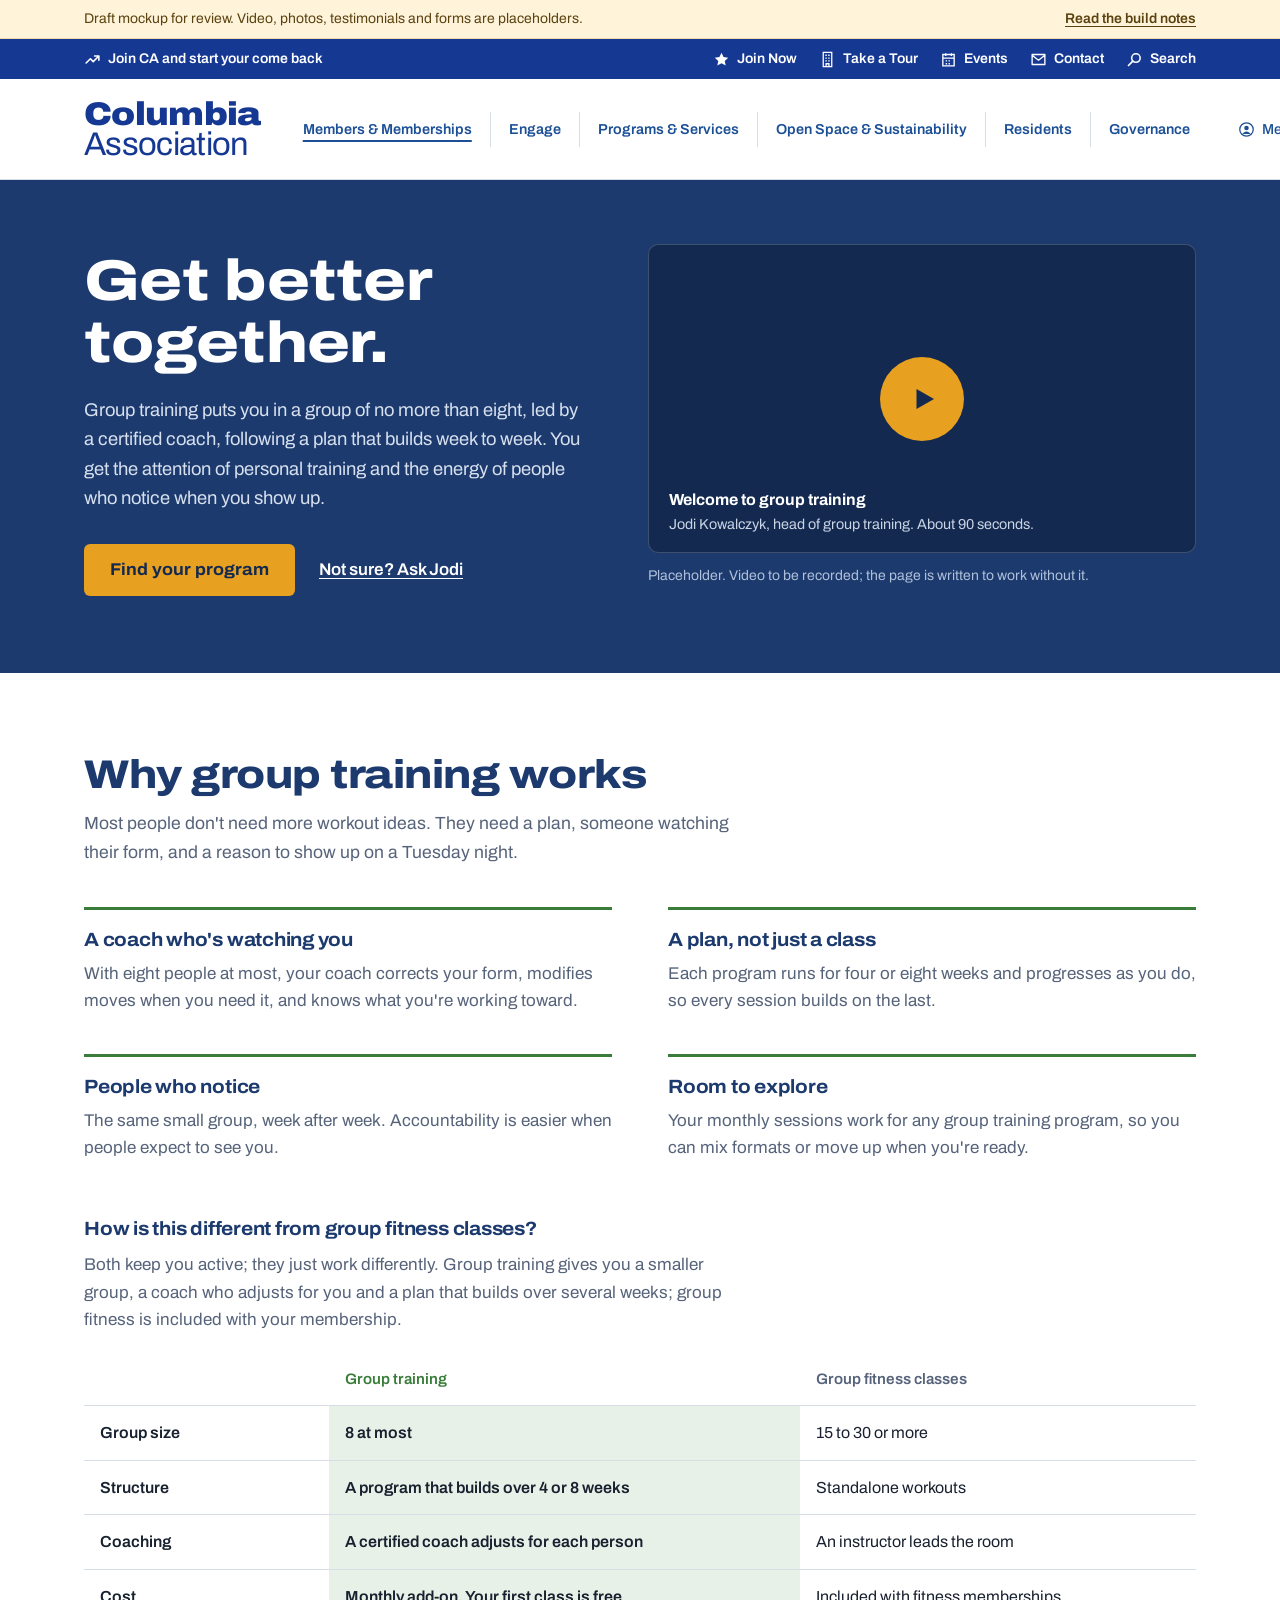
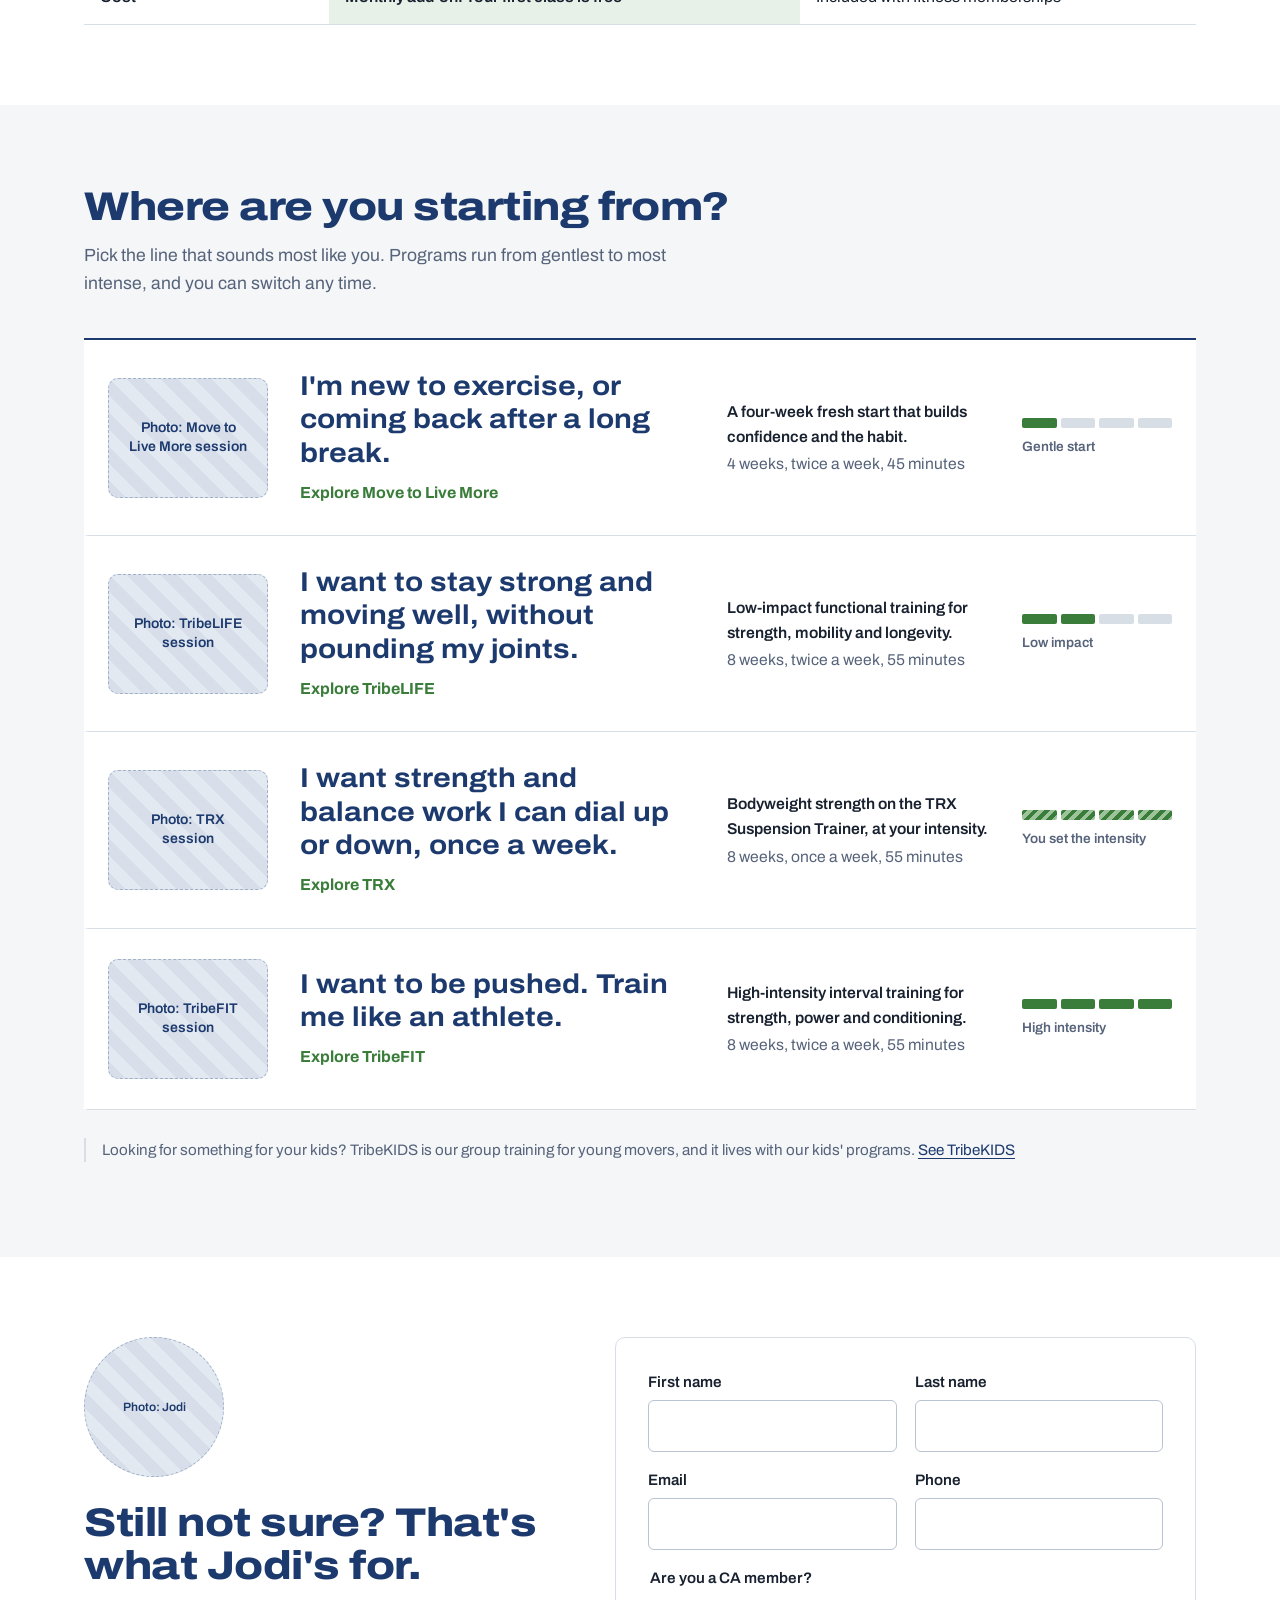
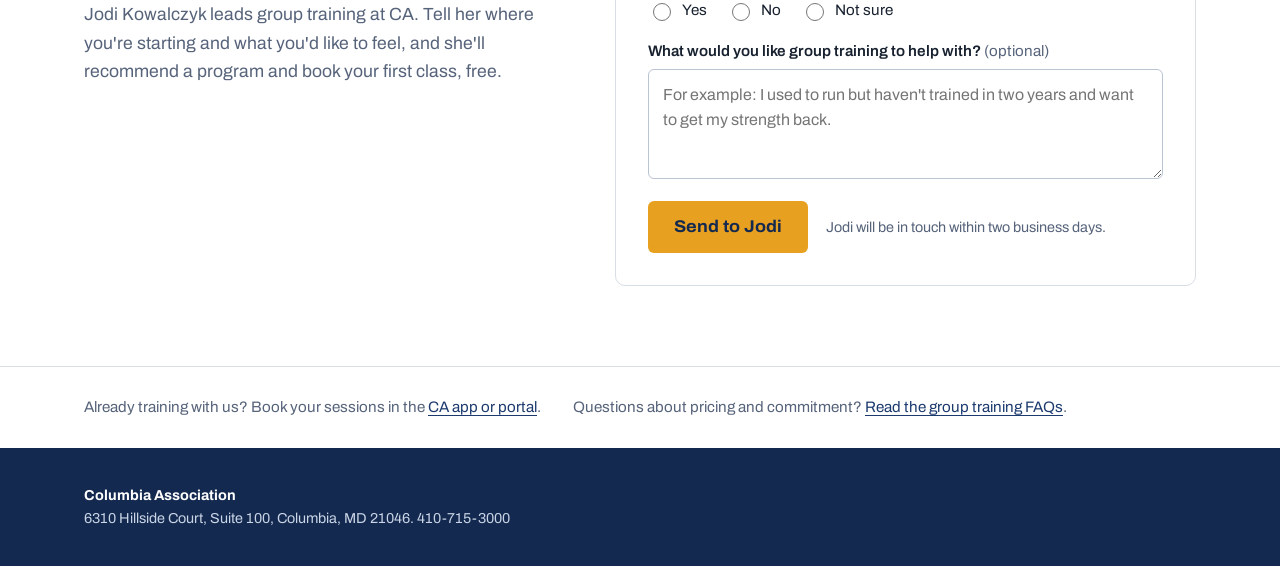
<file: index.html>
<!doctype html>
<html lang="en">
<head>
<meta charset="utf-8">
<meta name="viewport" content="width=device-width, initial-scale=1">
<title>Group Training - Columbia Association (mockup)</title>
<meta name="description" content="Small-group training with a certified coach at Columbia Association. Find the program that fits where you&#x27;re starting.">
<meta name="robots" content="noindex, nofollow">
<link rel="preconnect" href="https://fonts.googleapis.com">
<link rel="preconnect" href="https://fonts.gstatic.com" crossorigin>
<link href="https://fonts.googleapis.com/css2?family=Archivo:ital,wdth,wght@0,62..125,100..900;1,62..125,100..900&display=swap" rel="stylesheet">
<link rel="stylesheet" href="styles.css">
</head>
<body>
<div class="review-bar"><div class="wrap"><span>Draft mockup for review. Video, photos, testimonials and forms are placeholders.</span><a href="notes.html">Read the build notes</a></div></div>
<header class="ca-head">
  <div class="ca-util"><div class="wrap">
    <a class="ca-promo" href="#"><svg viewBox="0 0 24 24" aria-hidden="true"><path d="M3 17l6-6 4 4 8-8M15 7h6v6" fill="none" stroke="currentColor" stroke-width="2.2" stroke-linecap="round" stroke-linejoin="round"/></svg>Join CA and start your come back</a>
    <ul class="ca-util-links"><li><a href="#"><svg viewBox="0 0 24 24" aria-hidden="true"><path d="M12 2.5l2.9 6.1 6.6.8-4.9 4.6 1.3 6.6L12 17.3l-5.9 3.3 1.3-6.6-4.9-4.6 6.6-.8z" fill="currentColor"/></svg><span>Join Now</span></a></li><li><a href="#"><svg viewBox="0 0 24 24" aria-hidden="true"><path d="M6 2h12v20H6zM9 6h2M13 6h2M9 10h2M13 10h2M9 14h2M13 14h2M10 22v-4h4v4" fill="none" stroke="currentColor" stroke-width="1.8"/></svg><span>Take a Tour</span></a></li><li><a href="#"><svg viewBox="0 0 24 24" aria-hidden="true"><path d="M4 5h16v16H4zM4 10h16M8 3v4M16 3v4M8 14h2M12 14h2M8 18h2M12 18h2" fill="none" stroke="currentColor" stroke-width="1.9"/></svg><span>Events</span></a></li><li><a href="#"><svg viewBox="0 0 24 24" aria-hidden="true"><path d="M3 5h18v14H3zM3 6l9 7 9-7" fill="none" stroke="currentColor" stroke-width="1.9" stroke-linejoin="round"/></svg><span>Contact</span></a></li><li><a href="#"><svg viewBox="0 0 24 24" aria-hidden="true"><circle cx="14" cy="10" r="6" fill="none" stroke="currentColor" stroke-width="2.2"/><path d="M9.6 14.4L3.5 20.5" stroke="currentColor" stroke-width="2.4" stroke-linecap="round"/></svg><span>Search</span></a></li></ul>
  </div></div>
  <div class="ca-main"><div class="wrap">
    <a class="ca-logo" href="index.html" aria-label="Columbia Association home"><span class="ca-logo-1">Columbia</span><span class="ca-logo-2">Association</span></a>
    <button class="ca-menu-btn" type="button" aria-expanded="false" aria-controls="ca-menu">Menu</button>
    <nav class="ca-nav" id="ca-menu" aria-label="Main"><ul><li><a href="#" class="is-section">Members &amp; Memberships</a></li><li><a href="#">Engage</a></li><li><a href="#">Programs &amp; Services</a></li><li><a href="#">Open Space &amp; Sustainability</a></li><li><a href="#">Residents</a></li><li><a href="#">Governance</a></li><li class="ca-login"><a href="#"><svg viewBox="0 0 24 24" aria-hidden="true"><circle cx="12" cy="12" r="9.5" fill="none" stroke="currentColor" stroke-width="1.8"/><circle cx="12" cy="10" r="3.2" fill="currentColor"/><path d="M6.3 18.5c1.3-2.4 3.3-3.6 5.7-3.6s4.4 1.2 5.7 3.6" fill="currentColor"/></svg>Member Login</a></li></ul></nav>
  </div></div>
</header>
<main id="content">
<section class="hero"><div class="wrap">
  <div>
    <h1>Get better together.</h1>
    <p class="lede">Group training puts you in a group of no more than eight, led by a certified coach, following a plan that builds week to week. You get the attention of personal training and the energy of people who notice when you show up.</p>
    <div class="hero-actions">
      <a class="btn btn-primary" href="#paths">Find your program</a>
      <a class="btn-link-light" href="#ask">Not sure? Ask Jodi</a>
    </div>
  </div>
  <div>
    <div class="video">
      <button class="video-play" type="button" aria-label="Play welcome video from Jodi Kowalczyk"><svg viewBox="0 0 24 24" aria-hidden="true"><path d="M6 4l14 8-14 8z"/></svg></button>
      <div class="video-meta"><strong>Welcome to group training</strong>Jodi Kowalczyk, head of group training. About 90 seconds.</div>
      <div class="video-msg" role="status"><div><p>The welcome video from Jodi will play here.</p><button class="btn btn-primary video-close" type="button">Close</button></div></div>
    </div>
    <p class="video-note">Placeholder. Video to be recorded; the page is written to work without it.</p>
  </div>
</div></section>

<section class="section"><div class="wrap">
  <div class="section-head measure">
    <h2>Why group training works</h2>
    <p>Most people don't need more workout ideas. They need a plan, someone watching their form, and a reason to show up on a Tuesday night.</p>
  </div>
  <div class="reasons">
    <div class="reason"><h3>A coach who's watching you</h3><p>With eight people at most, your coach corrects your form, modifies moves when you need it, and knows what you're working toward.</p></div>
    <div class="reason"><h3>A plan, not just a class</h3><p>Each program runs for four or eight weeks and progresses as you do, so every session builds on the last.</p></div>
    <div class="reason"><h3>People who notice</h3><p>The same small group, week after week. Accountability is easier when people expect to see you.</p></div>
    <div class="reason"><h3>Room to explore</h3><p>Your monthly sessions work for any group training program, so you can mix formats or move up when you're ready.</p></div>
  </div>

  <div class="compare-wrap">
    <h3 id="compare-title">How is this different from group fitness classes?</h3>
    <p class="compare-intro">Both keep you active; they just work differently. Group training gives you a smaller group, a coach who adjusts for you and a plan that builds over several weeks; group fitness is included with your membership.</p>
    <div class="compare-scroll">
    <table class="compare" aria-labelledby="compare-title">
      <thead><tr><td></td><th scope="col" class="col-gt">Group training</th><th scope="col">Group fitness classes</th></tr></thead>
      <tbody>
        <tr><th scope="row">Group size</th><td class="col-gt">8 at most</td><td>15 to 30 or more</td></tr>
        <tr><th scope="row">Structure</th><td class="col-gt">A program that builds over 4 or 8 weeks</td><td>Standalone workouts</td></tr>
        <tr><th scope="row">Coaching</th><td class="col-gt">A certified coach adjusts for each person</td><td>An instructor leads the room</td></tr>
        <tr><th scope="row">Cost</th><td class="col-gt">Monthly add-on. Your first class is free</td><td>Included with fitness memberships</td></tr>
      </tbody>
    </table>
    </div>
  </div>
</div></section>

<section class="section section-gray" id="paths"><div class="wrap">
  <div class="section-head measure">
    <h2>Where are you starting from?</h2>
    <p>Pick the line that sounds most like you. Programs run from gentlest to most intense, and you can switch any time.</p>
  </div>
  <ul class="paths">
<li class="path"><a href="move-to-live-more.html">
  <div class="ph ph-thumb" aria-hidden="true">Photo: Move to Live More session</div>
  <div><span class="path-say">I&#x27;m new to exercise, or coming back after a long break.</span><span class="path-prog">Explore Move to Live More</span></div>
  <div class="path-facts"><strong>A four-week fresh start that builds confidence and the habit.</strong>4 weeks, twice a week, 45 minutes</div>
  <div class="meter" aria-label="Intensity: Gentle start"><div class="meter-bars" aria-hidden="true"><span class="on"></span><span class=""></span><span class=""></span><span class=""></span></div><span class="meter-label">Gentle start</span></div>
</a></li>
<li class="path"><a href="tribelife.html">
  <div class="ph ph-thumb" aria-hidden="true">Photo: TribeLIFE session</div>
  <div><span class="path-say">I want to stay strong and moving well, without pounding my joints.</span><span class="path-prog">Explore TribeLIFE</span></div>
  <div class="path-facts"><strong>Low-impact functional training for strength, mobility and longevity.</strong>8 weeks, twice a week, 55 minutes</div>
  <div class="meter" aria-label="Intensity: Low impact"><div class="meter-bars" aria-hidden="true"><span class="on"></span><span class="on"></span><span class=""></span><span class=""></span></div><span class="meter-label">Low impact</span></div>
</a></li>
<li class="path"><a href="trx.html">
  <div class="ph ph-thumb" aria-hidden="true">Photo: TRX session</div>
  <div><span class="path-say">I want strength and balance work I can dial up or down, once a week.</span><span class="path-prog">Explore TRX</span></div>
  <div class="path-facts"><strong>Bodyweight strength on the TRX Suspension Trainer, at your intensity.</strong>8 weeks, once a week, 55 minutes</div>
  <div class="meter" aria-label="Intensity: You set the intensity"><div class="meter-bars" aria-hidden="true"><span class="range"></span><span class="range"></span><span class="range"></span><span class="range"></span></div><span class="meter-label">You set the intensity</span></div>
</a></li>
<li class="path"><a href="tribefit.html">
  <div class="ph ph-thumb" aria-hidden="true">Photo: TribeFIT session</div>
  <div><span class="path-say">I want to be pushed. Train me like an athlete.</span><span class="path-prog">Explore TribeFIT</span></div>
  <div class="path-facts"><strong>High-intensity interval training for strength, power and conditioning.</strong>8 weeks, twice a week, 55 minutes</div>
  <div class="meter" aria-label="Intensity: High intensity"><div class="meter-bars" aria-hidden="true"><span class="on"></span><span class="on"></span><span class="on"></span><span class="on"></span></div><span class="meter-label">High intensity</span></div>
</a></li>
  </ul>

  <p class="kids-aside">Looking for something for your kids? TribeKIDS is our group training for young movers, and it lives with our kids' programs. <a href="https://columbiaassociation.org/sports-recreation/personal-training/tribekids/">See TribeKIDS</a></p>
</div></section>

<section class="section" id="ask"><div class="wrap ask">
  <div class="ask-intro">
    <div class="ph ph-square">Photo: Jodi</div>
    <h2>Still not sure? That's what Jodi's for.</h2>
    <p style="margin-top:14px;color:var(--muted);font-size:1.1rem">Jodi Kowalczyk leads group training at CA. Tell her where you're starting and what you'd like to feel, and she'll recommend a program and book your first class, free.</p>
  </div>
  <div class="form-panel">
    <form>
      <input type="hidden" name="source" value="gt-home-ask-jodi">
      <div class="form-grid">
        <div class="field"><label for="f-first">First name</label><input id="f-first" type="text" name="first_name" autocomplete="given-name" required></div>
<div class="field"><label for="f-last">Last name</label><input id="f-last" type="text" name="last_name" autocomplete="family-name" required></div>
<div class="field"><label for="f-email">Email</label><input id="f-email" type="email" name="email" autocomplete="email" required></div>
<div class="field"><label for="f-phone">Phone</label><input id="f-phone" type="tel" name="phone" autocomplete="tel" required></div>
        <fieldset class="field full"><legend>Are you a CA member?</legend>
<div class="choices">
<label><input type="radio" name="member" value="yes" required> Yes</label>
<label><input type="radio" name="member" value="no"> No</label>
<label><input type="radio" name="member" value="not-sure"> Not sure</label>
</div></fieldset>
        <div class="field full"><label for="f-goal">What would you like group training to help with? <span class="opt">(optional)</span></label><textarea id="f-goal" name="goal" placeholder="For example: I used to run but haven't trained in two years and want to get my strength back."></textarea></div>
        <div class="form-foot"><button class="btn btn-primary" type="submit">Send to Jodi</button><p>Jodi will be in touch within two business days.</p></div>
      </div>
    </form>
    <div class="form-done" role="status">
      <h3>Thanks, <span data-first>there</span>.</h3>
      <p>Jodi will be in touch within two business days to talk through your options and book your first class.</p>
      <span class="mock-flag">Mockup: this form isn't connected yet.</span>
    </div>
  </div>
</div></section>

<div class="utility"><div class="wrap">
  <span>Already training with us? Book your sessions in the <a href="https://columbiaassociation.org/portal-info/">CA app or portal</a>.</span>
  <span>Questions about pricing and commitment? <a href="https://columbiaassociation.org/sports-recreation/personal-training/group-training-programs/faqs/">Read the group training FAQs</a>.</span>
</div></div>
</main>
<footer class="site-foot"><div class="wrap">
<strong>Columbia Association</strong><br>6310 Hillside Court, Suite 100, Columbia, MD 21046. 410-715-3000
</div></footer>
<script src="site.js"></script>
</body></html>
</file>
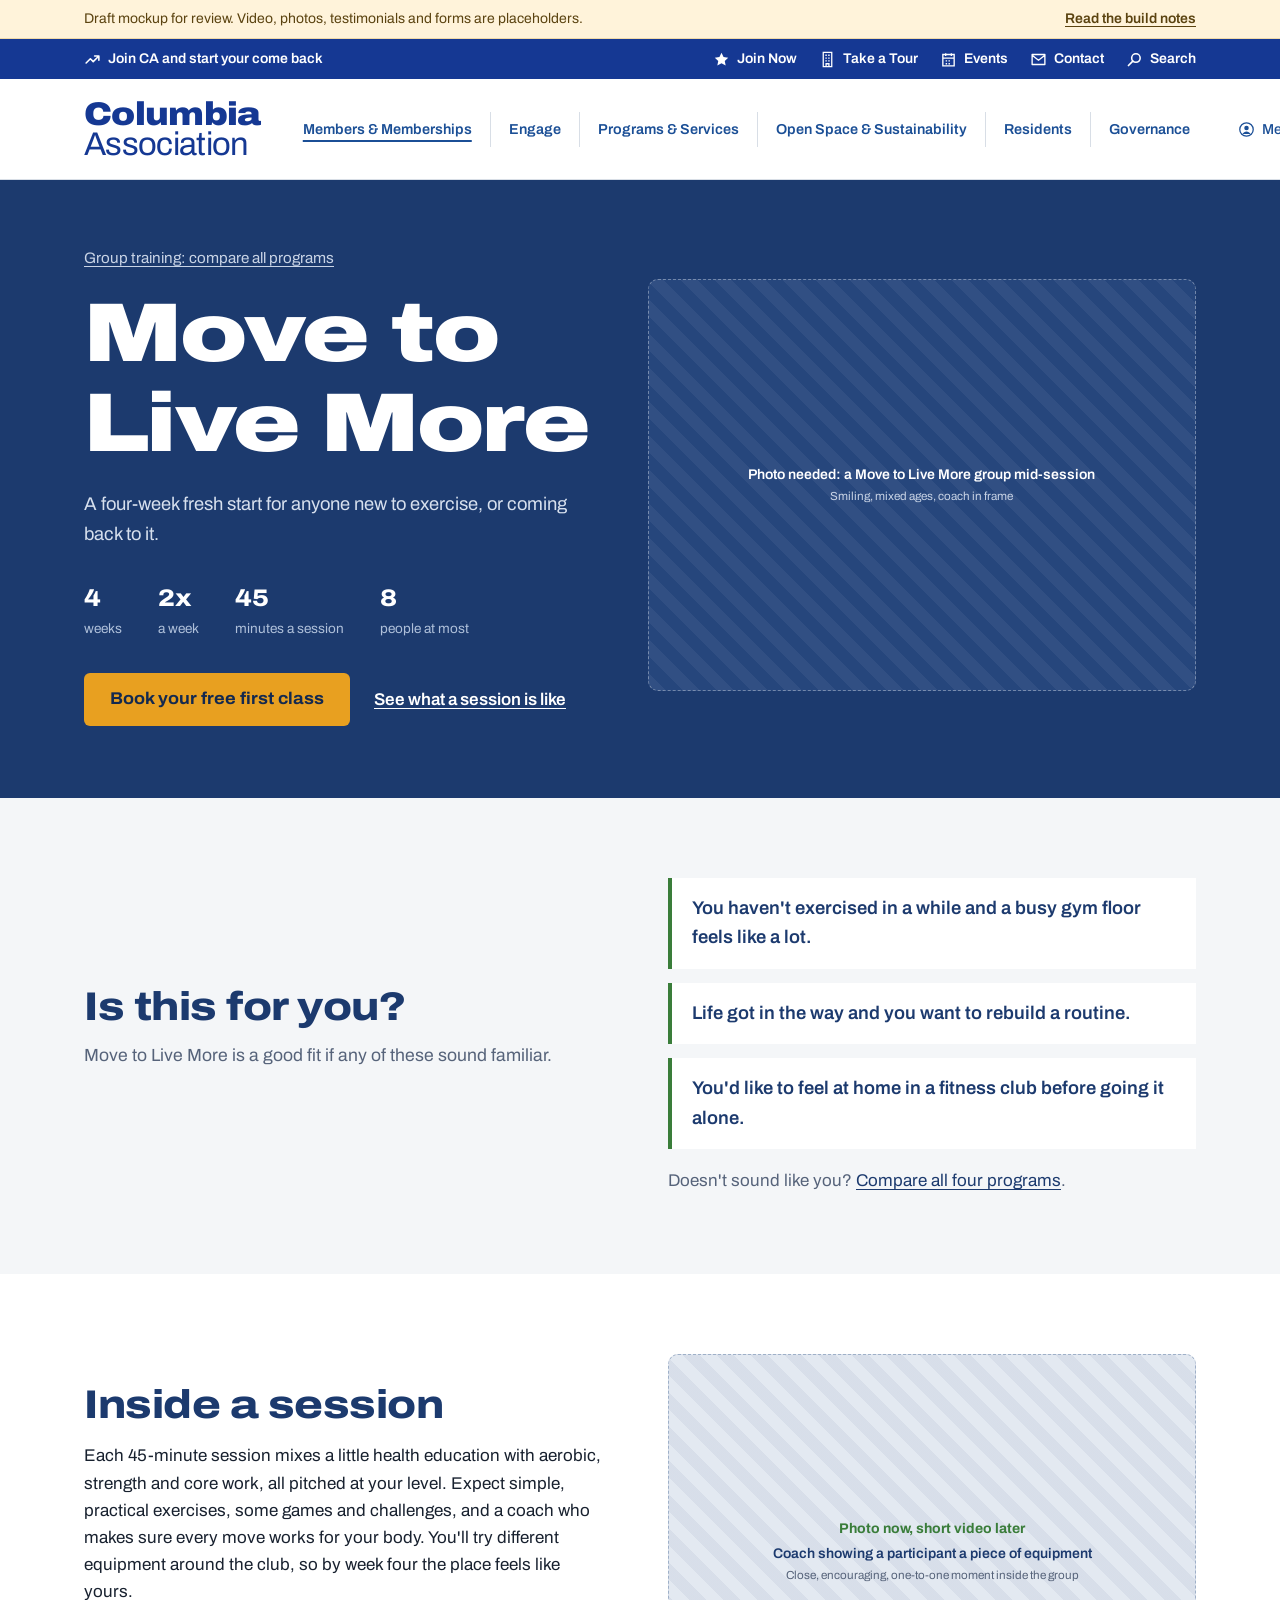
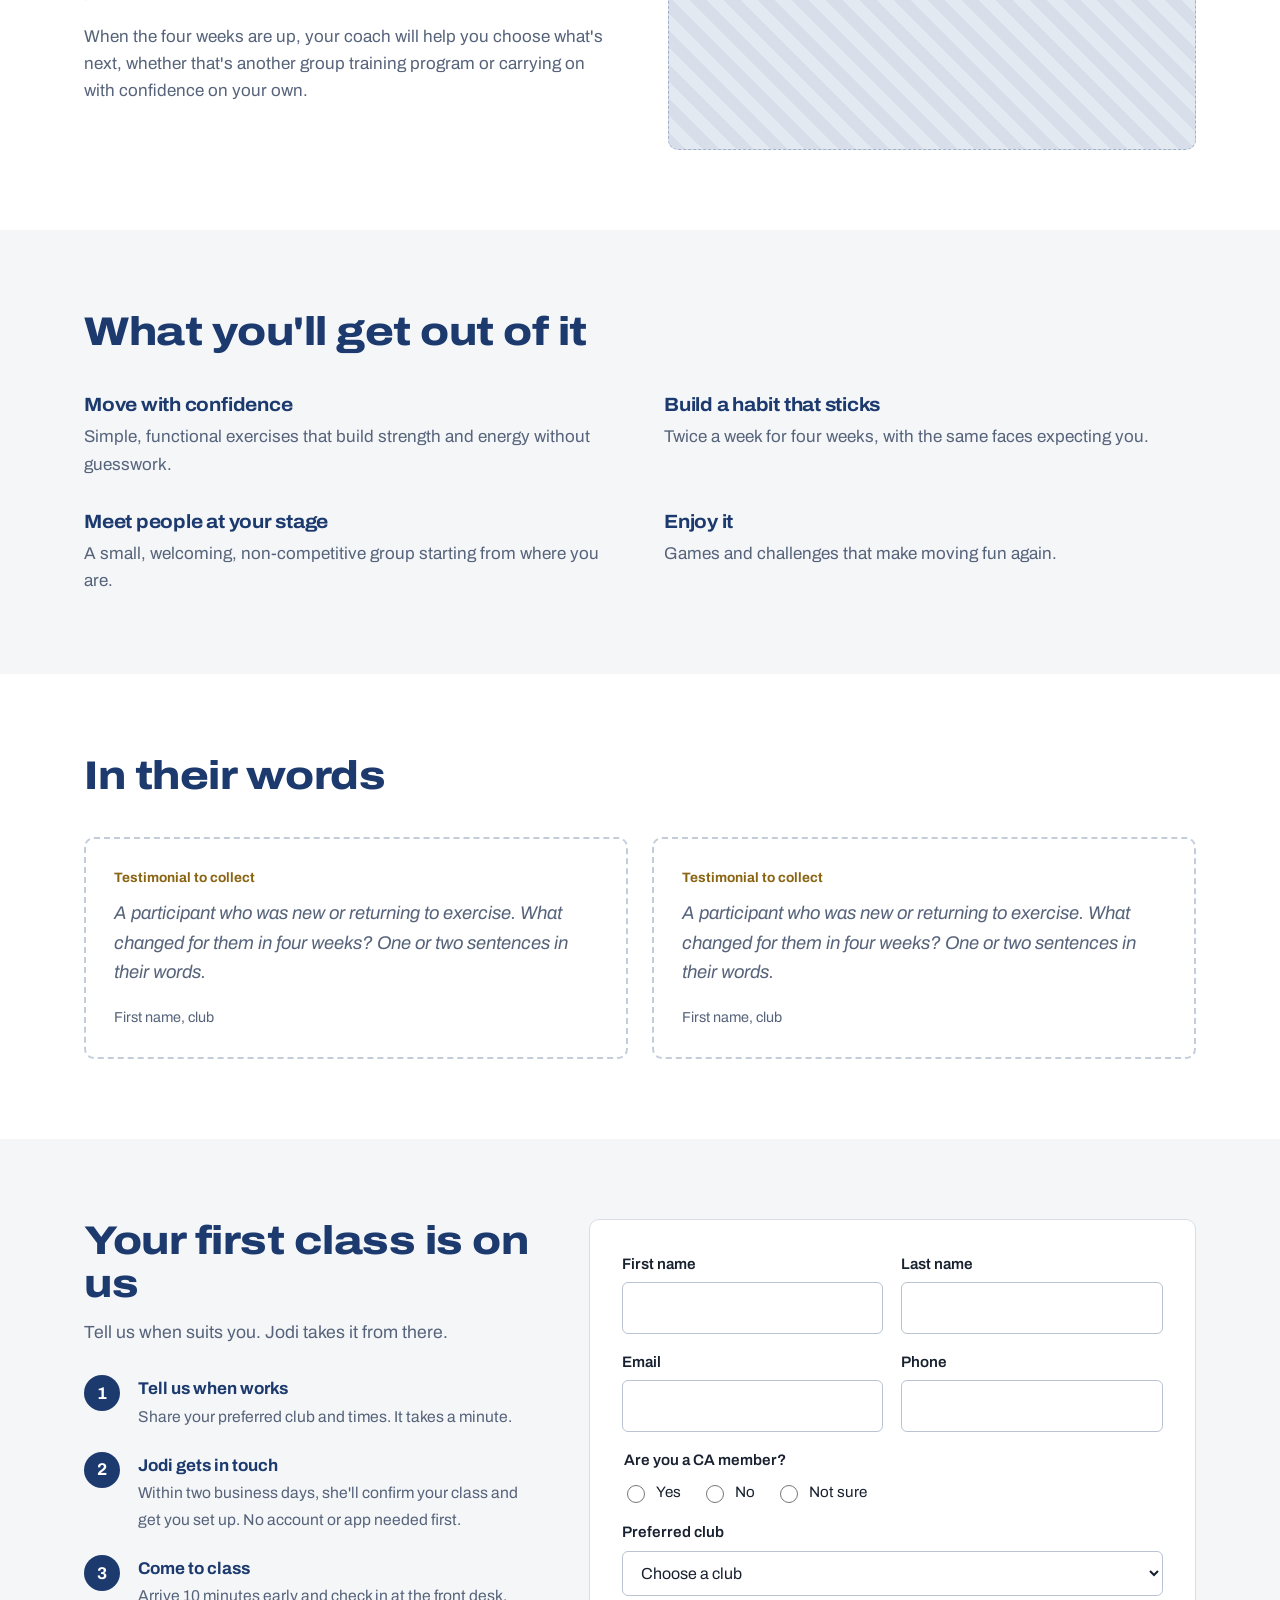
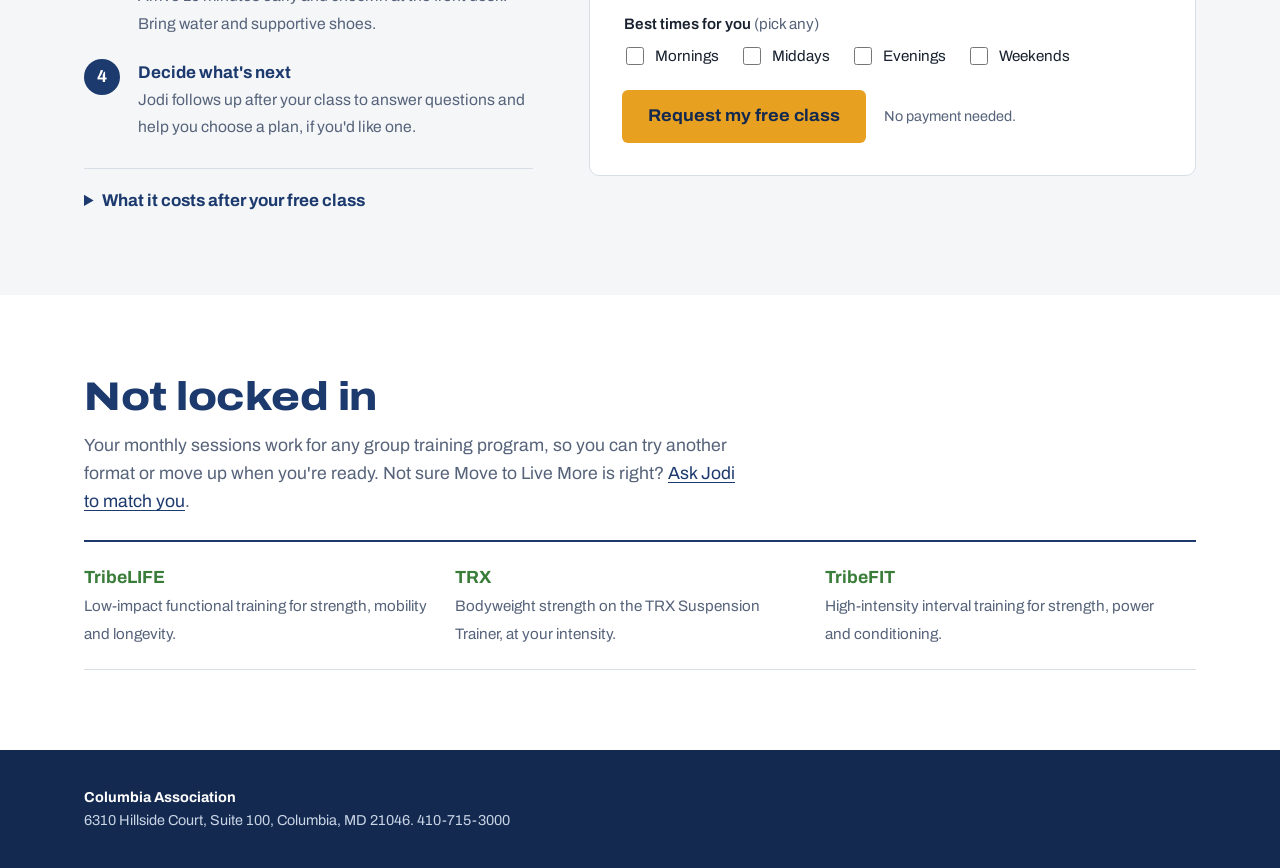
<file: move-to-live-more.html>
<!doctype html>
<html lang="en">
<head>
<meta charset="utf-8">
<meta name="viewport" content="width=device-width, initial-scale=1">
<title>Move to Live More - Columbia Association (mockup)</title>
<meta name="description" content="A four-week fresh start for anyone new to exercise, or coming back to it.">
<meta name="robots" content="noindex, nofollow">
<link rel="preconnect" href="https://fonts.googleapis.com">
<link rel="preconnect" href="https://fonts.gstatic.com" crossorigin>
<link href="https://fonts.googleapis.com/css2?family=Archivo:ital,wdth,wght@0,62..125,100..900;1,62..125,100..900&display=swap" rel="stylesheet">
<link rel="stylesheet" href="styles.css">
</head>
<body>
<div class="review-bar"><div class="wrap"><span>Draft mockup for review. Video, photos, testimonials and forms are placeholders.</span><a href="notes.html">Read the build notes</a></div></div>
<header class="ca-head">
  <div class="ca-util"><div class="wrap">
    <a class="ca-promo" href="#"><svg viewBox="0 0 24 24" aria-hidden="true"><path d="M3 17l6-6 4 4 8-8M15 7h6v6" fill="none" stroke="currentColor" stroke-width="2.2" stroke-linecap="round" stroke-linejoin="round"/></svg>Join CA and start your come back</a>
    <ul class="ca-util-links"><li><a href="#"><svg viewBox="0 0 24 24" aria-hidden="true"><path d="M12 2.5l2.9 6.1 6.6.8-4.9 4.6 1.3 6.6L12 17.3l-5.9 3.3 1.3-6.6-4.9-4.6 6.6-.8z" fill="currentColor"/></svg><span>Join Now</span></a></li><li><a href="#"><svg viewBox="0 0 24 24" aria-hidden="true"><path d="M6 2h12v20H6zM9 6h2M13 6h2M9 10h2M13 10h2M9 14h2M13 14h2M10 22v-4h4v4" fill="none" stroke="currentColor" stroke-width="1.8"/></svg><span>Take a Tour</span></a></li><li><a href="#"><svg viewBox="0 0 24 24" aria-hidden="true"><path d="M4 5h16v16H4zM4 10h16M8 3v4M16 3v4M8 14h2M12 14h2M8 18h2M12 18h2" fill="none" stroke="currentColor" stroke-width="1.9"/></svg><span>Events</span></a></li><li><a href="#"><svg viewBox="0 0 24 24" aria-hidden="true"><path d="M3 5h18v14H3zM3 6l9 7 9-7" fill="none" stroke="currentColor" stroke-width="1.9" stroke-linejoin="round"/></svg><span>Contact</span></a></li><li><a href="#"><svg viewBox="0 0 24 24" aria-hidden="true"><circle cx="14" cy="10" r="6" fill="none" stroke="currentColor" stroke-width="2.2"/><path d="M9.6 14.4L3.5 20.5" stroke="currentColor" stroke-width="2.4" stroke-linecap="round"/></svg><span>Search</span></a></li></ul>
  </div></div>
  <div class="ca-main"><div class="wrap">
    <a class="ca-logo" href="index.html" aria-label="Columbia Association home"><span class="ca-logo-1">Columbia</span><span class="ca-logo-2">Association</span></a>
    <button class="ca-menu-btn" type="button" aria-expanded="false" aria-controls="ca-menu">Menu</button>
    <nav class="ca-nav" id="ca-menu" aria-label="Main"><ul><li><a href="#" class="is-section">Members &amp; Memberships</a></li><li><a href="#">Engage</a></li><li><a href="#">Programs &amp; Services</a></li><li><a href="#">Open Space &amp; Sustainability</a></li><li><a href="#">Residents</a></li><li><a href="#">Governance</a></li><li class="ca-login"><a href="#"><svg viewBox="0 0 24 24" aria-hidden="true"><circle cx="12" cy="12" r="9.5" fill="none" stroke="currentColor" stroke-width="1.8"/><circle cx="12" cy="10" r="3.2" fill="currentColor"/><path d="M6.3 18.5c1.3-2.4 3.3-3.6 5.7-3.6s4.4 1.2 5.7 3.6" fill="currentColor"/></svg>Member Login</a></li></ul></nav>
  </div></div>
</header>
<main id="content">
<section class="hero prog-hero"><div class="wrap">
  <div>
    <a class="back" href="index.html#paths">Group training: compare all programs</a>
    <h1>Move to Live More</h1>
    <p class="lede">A four-week fresh start for anyone new to exercise, or coming back to it.</p>
    <dl class="facts"><div><dt>weeks</dt><dd>4</dd></div><div><dt>a week</dt><dd>2x</dd></div><div><dt>minutes a session</dt><dd>45</dd></div><div><dt>people at most</dt><dd>8</dd></div></dl>
    <div class="hero-actions">
      <a class="btn btn-primary" href="#book">Book your free first class</a>
      <a class="btn-link-light" href="#inside">See what a session is like</a>
    </div>
  </div>
  <div class="ph"><span>Photo needed: a Move to Live More group mid-session<small>Smiling, mixed ages, coach in frame</small></span></div>
</div></section>

<section class="section section-gray"><div class="wrap split">
  <div>
    <h2>Is this for you?</h2>
    <p style="margin-top:14px;color:var(--muted);font-size:1.1rem">Move to Live More is a good fit if any of these sound familiar.</p>
  </div>
  <div>
    <ul class="for-you"><li>You haven&#x27;t exercised in a while and a busy gym floor feels like a lot.</li><li>Life got in the way and you want to rebuild a routine.</li><li>You&#x27;d like to feel at home in a fitness club before going it alone.</li></ul>
    <p class="for-you-more">Doesn&#x27;t sound like you? <a href="index.html#paths">Compare all four programs</a>.</p>
  </div>
</div></section>

<section class="section" id="inside"><div class="wrap split">
  <div class="measure">
    <h2>Inside a session</h2>
    <p style="margin-top:16px">Each 45-minute session mixes a little health education with aerobic, strength and core work, all pitched at your level. Expect simple, practical exercises, some games and challenges, and a coach who makes sure every move works for your body. You&#x27;ll try different equipment around the club, so by week four the place feels like yours.</p>
    <p style="color:var(--muted)">When the four weeks are up, your coach will help you choose what&#x27;s next, whether that&#x27;s another group training program or carrying on with confidence on your own.</p>
  </div>
  <div class="ph session-media"><span><span class="ph-label">Photo now, short video later</span>Coach showing a participant a piece of equipment<small>Close, encouraging, one-to-one moment inside the group</small></span></div>
  <!-- Inside a session video. To switch: uncomment this and replace the two file paths. The photo placeholder hides itself.
  <video class="session-media session-video" autoplay muted loop playsinline poster="media/move-to-live-more-session-poster.jpg" aria-label="A coach shows a participant how to use a piece of equipment during a Move to Live More session">
    <source src="media/move-to-live-more-session.mp4" type="video/mp4">
  </video>
  -->
</div></section>

<section class="section section-gray"><div class="wrap">
  <div class="section-head"><h2>What you'll get out of it</h2></div>
  <div class="benefits"><div class="benefit"><h3>Move with confidence</h3><p>Simple, functional exercises that build strength and energy without guesswork.</p></div><div class="benefit"><h3>Build a habit that sticks</h3><p>Twice a week for four weeks, with the same faces expecting you.</p></div><div class="benefit"><h3>Meet people at your stage</h3><p>A small, welcoming, non-competitive group starting from where you are.</p></div><div class="benefit"><h3>Enjoy it</h3><p>Games and challenges that make moving fun again.</p></div></div>
</div></section>

<section class="section"><div class="wrap">
  <div class="section-head"><h2>In their words</h2></div>
  <div class="quotes"><blockquote class="quote"><span class="tag">Testimonial to collect</span><p>A participant who was new or returning to exercise. What changed for them in four weeks? One or two sentences in their words.</p><footer>First name, club</footer></blockquote><blockquote class="quote"><span class="tag">Testimonial to collect</span><p>A participant who was new or returning to exercise. What changed for them in four weeks? One or two sentences in their words.</p><footer>First name, club</footer></blockquote></div>
</div></section>

<section class="section section-gray" id="book"><div class="wrap book">
  <div>
    <h2>Your first class is on us</h2>
    <p style="margin-top:14px;color:var(--muted);font-size:1.1rem">Tell us when suits you. Jodi takes it from there.</p>
    <ol class="steps">
      <li><div><strong>Tell us when works</strong><span>Share your preferred club and times. It takes a minute.</span></div></li>
      <li><div><strong>Jodi gets in touch</strong><span>Within two business days, she'll confirm your class and get you set up. No account or app needed first.</span></div></li>
      <li><div><strong>Come to class</strong><span>Arrive 10 minutes early and check in at the front desk. Bring water and supportive shoes.</span></div></li>
      <li><div><strong>Decide what's next</strong><span>Jodi follows up after your class to answer questions and help you choose a plan, if you'd like one.</span></div></li>
    </ol>
    <details class="costs">
      <summary>What it costs after your free class</summary>
      <table class="price-table">
        <thead><tr><th scope="col">Per month</th><th scope="col">Fit&amp;Play</th><th scope="col">1Fit</th><th scope="col">Other or no membership</th></tr></thead>
        <tbody>
          <tr><th scope="row">About once a week (5 sessions)</th><td>$90</td><td>$103.50</td><td>$135</td></tr>
          <tr><th scope="row">About twice a week (9 sessions)</th><td>$170</td><td>$196</td><td>$255</td></tr>
          <tr><th scope="row">Single drop-in</th><td>$30</td><td>$35</td><td>$40</td></tr>
        </tbody>
      </table>
      <p>Two-month minimum, then cancel any time with 30 days' notice. Sessions work for any group training program. <a href="https://columbiaassociation.org/sports-recreation/personal-training/group-training-programs/faqs/">More in the FAQs</a></p>
    </details>
  </div>
  <div class="form-panel">
    <form>
      <input type="hidden" name="program" value="move-to-live-more">
      <input type="hidden" name="source" value="gt-move-to-live-more-free-class">
      <div class="form-grid">
        <div class="field"><label for="f-first">First name</label><input id="f-first" type="text" name="first_name" autocomplete="given-name" required></div>
<div class="field"><label for="f-last">Last name</label><input id="f-last" type="text" name="last_name" autocomplete="family-name" required></div>
<div class="field"><label for="f-email">Email</label><input id="f-email" type="email" name="email" autocomplete="email" required></div>
<div class="field"><label for="f-phone">Phone</label><input id="f-phone" type="tel" name="phone" autocomplete="tel" required></div>
        <fieldset class="field full"><legend>Are you a CA member?</legend>
<div class="choices">
<label><input type="radio" name="member" value="yes" required> Yes</label>
<label><input type="radio" name="member" value="no"> No</label>
<label><input type="radio" name="member" value="not-sure"> Not sure</label>
</div></fieldset>
        <div class="field full"><label for="f-club">Preferred club</label>
          <select id="f-club" name="club" required>
            <option value="">Choose a club</option>
            <option>Columbia Athletic Club</option>
            <option>Columbia Gym</option>
            <option>Supreme Sports Club</option>
            <option>No preference</option>
          </select></div>
        <fieldset class="field full"><legend>Best times for you <span class="opt">(pick any)</span></legend>
          <div class="choices">
            <label><input type="checkbox" name="times" value="mornings"> Mornings</label>
            <label><input type="checkbox" name="times" value="middays"> Middays</label>
            <label><input type="checkbox" name="times" value="evenings"> Evenings</label>
            <label><input type="checkbox" name="times" value="weekends"> Weekends</label>
          </div></fieldset>
        <div class="form-foot"><button class="btn btn-primary" type="submit">Request my free class</button><p>No payment needed.</p></div>
      </div>
    </form>
    <div class="form-done" role="status">
      <h3>You're on your way, <span data-first>there</span>.</h3>
      <p>Jodi will be in touch within two business days to book your free Move to Live More class.</p>
      <span class="mock-flag">Mockup: this form isn't connected yet.</span>
    </div>
  </div>
</div></section>

<section class="section"><div class="wrap">
  <h2>Not locked in</h2>
  <p class="measure" style="margin-top:14px;color:var(--muted);font-size:1.1rem">Your monthly sessions work for any group training program, so you can try another format or move up when you're ready. Not sure Move to Live More is right? <a href="index.html#ask">Ask Jodi to match you</a>.</p>
  <ul class="others"><li><a href="tribelife.html"><strong>TribeLIFE</strong><span>Low-impact functional training for strength, mobility and longevity.</span></a></li><li><a href="trx.html"><strong>TRX</strong><span>Bodyweight strength on the TRX Suspension Trainer, at your intensity.</span></a></li><li><a href="tribefit.html"><strong>TribeFIT</strong><span>High-intensity interval training for strength, power and conditioning.</span></a></li></ul>
</div></section>
</main>
<footer class="site-foot"><div class="wrap">
<strong>Columbia Association</strong><br>6310 Hillside Court, Suite 100, Columbia, MD 21046. 410-715-3000
</div></footer>
<script src="site.js"></script>
</body></html>
</file>
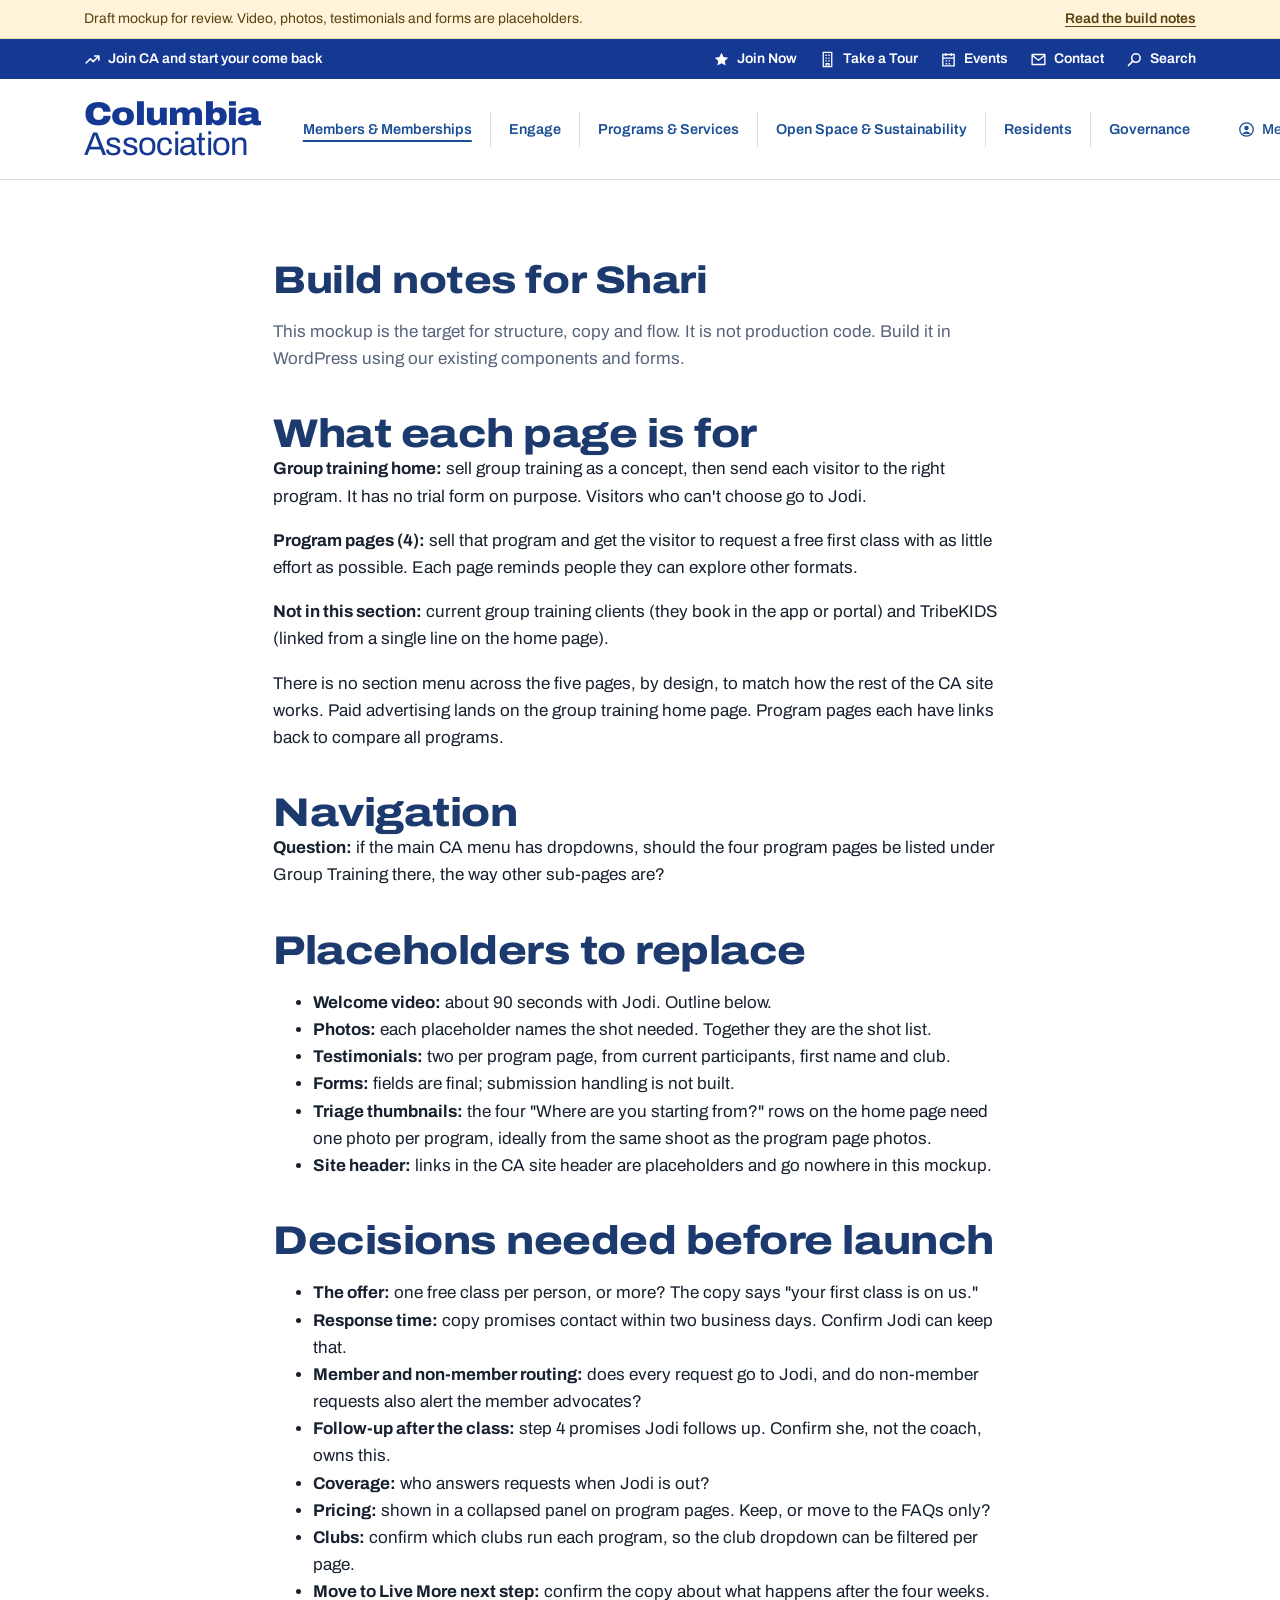
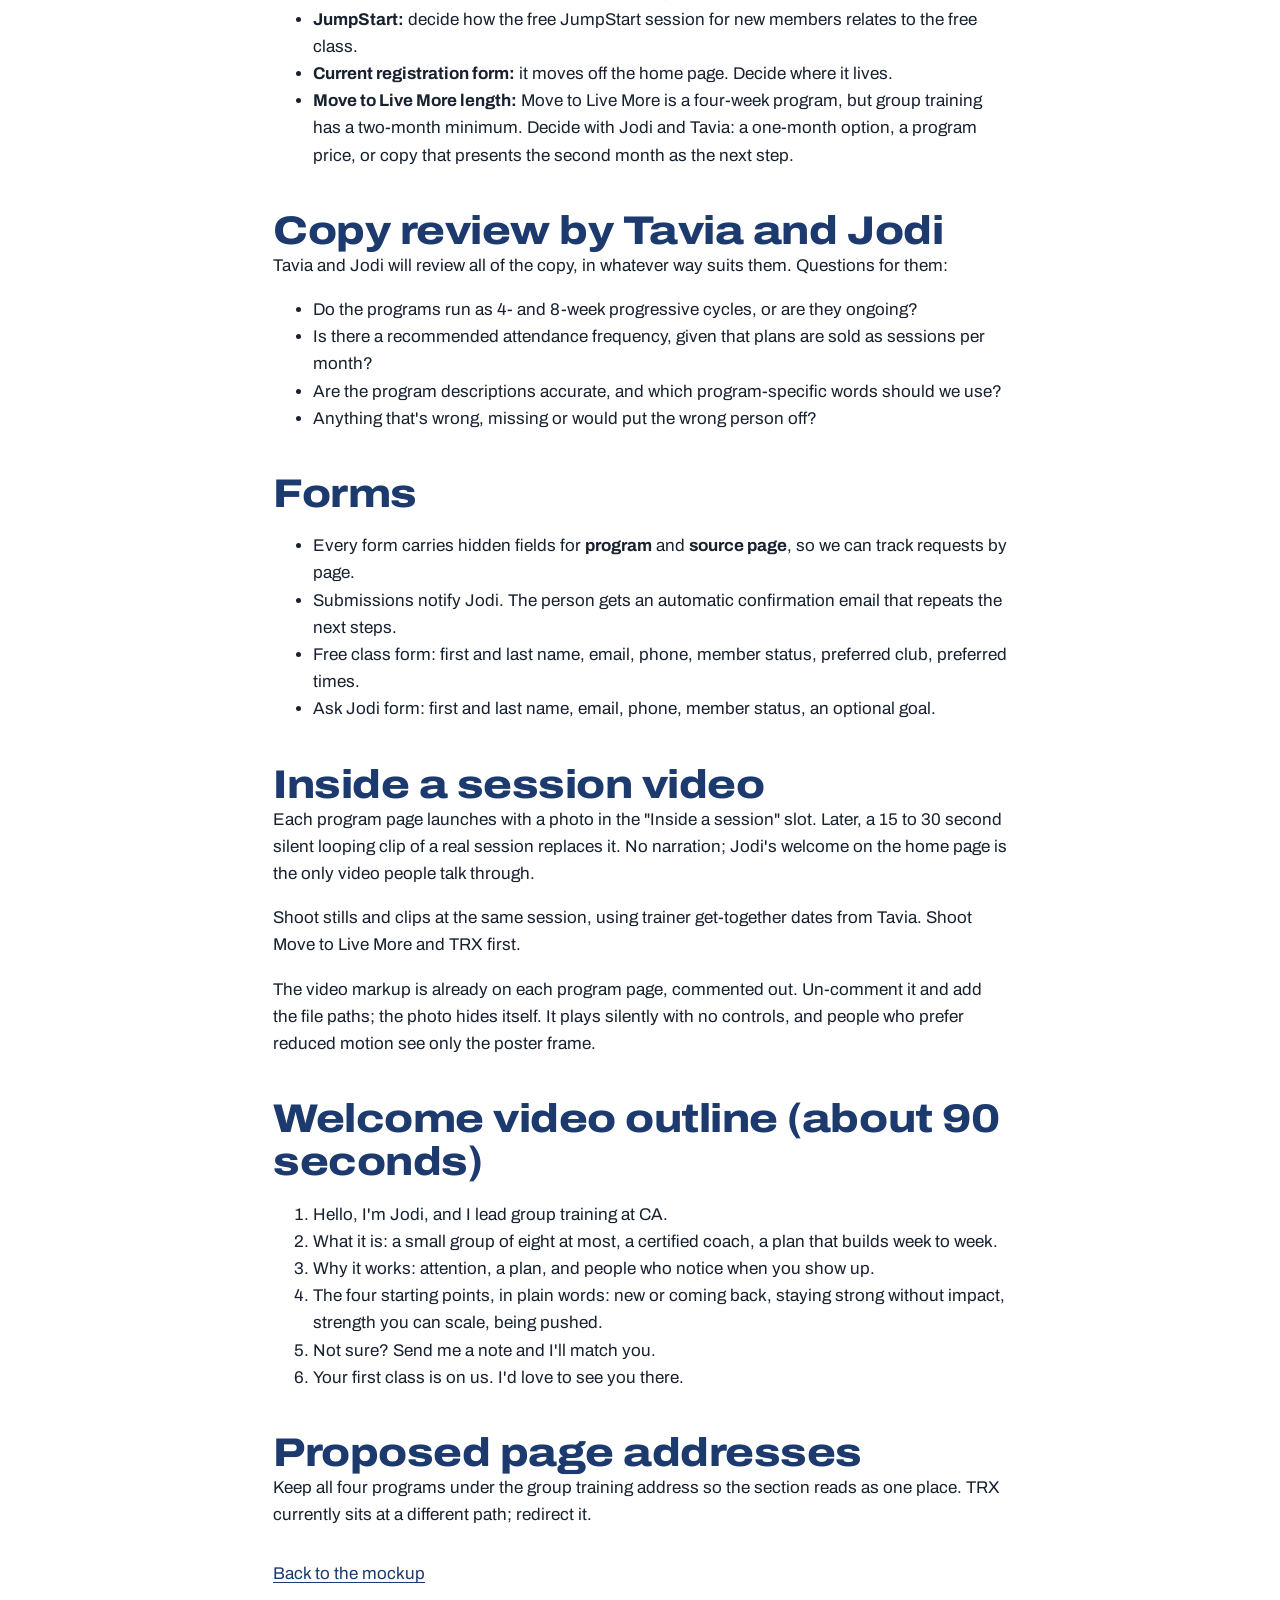
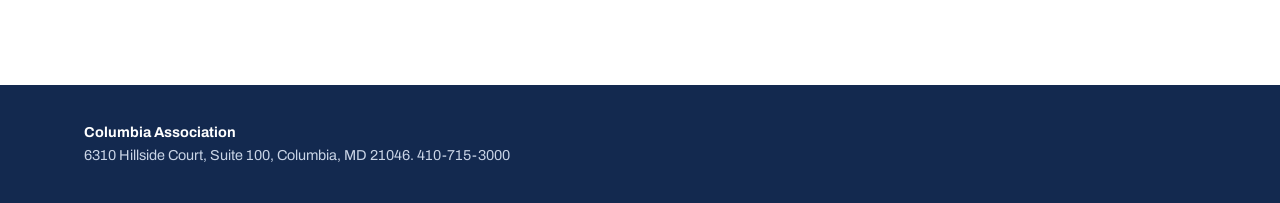
<file: notes.html>
<!doctype html>
<html lang="en">
<head>
<meta charset="utf-8">
<meta name="viewport" content="width=device-width, initial-scale=1">
<title>Build notes - Columbia Association (mockup)</title>
<meta name="description" content="Build notes for the group training mockup">
<meta name="robots" content="noindex, nofollow">
<link rel="preconnect" href="https://fonts.googleapis.com">
<link rel="preconnect" href="https://fonts.gstatic.com" crossorigin>
<link href="https://fonts.googleapis.com/css2?family=Archivo:ital,wdth,wght@0,62..125,100..900;1,62..125,100..900&display=swap" rel="stylesheet">
<link rel="stylesheet" href="styles.css">
</head>
<body>
<div class="review-bar"><div class="wrap"><span>Draft mockup for review. Video, photos, testimonials and forms are placeholders.</span><a href="notes.html">Read the build notes</a></div></div>
<header class="ca-head">
  <div class="ca-util"><div class="wrap">
    <a class="ca-promo" href="#"><svg viewBox="0 0 24 24" aria-hidden="true"><path d="M3 17l6-6 4 4 8-8M15 7h6v6" fill="none" stroke="currentColor" stroke-width="2.2" stroke-linecap="round" stroke-linejoin="round"/></svg>Join CA and start your come back</a>
    <ul class="ca-util-links"><li><a href="#"><svg viewBox="0 0 24 24" aria-hidden="true"><path d="M12 2.5l2.9 6.1 6.6.8-4.9 4.6 1.3 6.6L12 17.3l-5.9 3.3 1.3-6.6-4.9-4.6 6.6-.8z" fill="currentColor"/></svg><span>Join Now</span></a></li><li><a href="#"><svg viewBox="0 0 24 24" aria-hidden="true"><path d="M6 2h12v20H6zM9 6h2M13 6h2M9 10h2M13 10h2M9 14h2M13 14h2M10 22v-4h4v4" fill="none" stroke="currentColor" stroke-width="1.8"/></svg><span>Take a Tour</span></a></li><li><a href="#"><svg viewBox="0 0 24 24" aria-hidden="true"><path d="M4 5h16v16H4zM4 10h16M8 3v4M16 3v4M8 14h2M12 14h2M8 18h2M12 18h2" fill="none" stroke="currentColor" stroke-width="1.9"/></svg><span>Events</span></a></li><li><a href="#"><svg viewBox="0 0 24 24" aria-hidden="true"><path d="M3 5h18v14H3zM3 6l9 7 9-7" fill="none" stroke="currentColor" stroke-width="1.9" stroke-linejoin="round"/></svg><span>Contact</span></a></li><li><a href="#"><svg viewBox="0 0 24 24" aria-hidden="true"><circle cx="14" cy="10" r="6" fill="none" stroke="currentColor" stroke-width="2.2"/><path d="M9.6 14.4L3.5 20.5" stroke="currentColor" stroke-width="2.4" stroke-linecap="round"/></svg><span>Search</span></a></li></ul>
  </div></div>
  <div class="ca-main"><div class="wrap">
    <a class="ca-logo" href="index.html" aria-label="Columbia Association home"><span class="ca-logo-1">Columbia</span><span class="ca-logo-2">Association</span></a>
    <button class="ca-menu-btn" type="button" aria-expanded="false" aria-controls="ca-menu">Menu</button>
    <nav class="ca-nav" id="ca-menu" aria-label="Main"><ul><li><a href="#" class="is-section">Members &amp; Memberships</a></li><li><a href="#">Engage</a></li><li><a href="#">Programs &amp; Services</a></li><li><a href="#">Open Space &amp; Sustainability</a></li><li><a href="#">Residents</a></li><li><a href="#">Governance</a></li><li class="ca-login"><a href="#"><svg viewBox="0 0 24 24" aria-hidden="true"><circle cx="12" cy="12" r="9.5" fill="none" stroke="currentColor" stroke-width="1.8"/><circle cx="12" cy="10" r="3.2" fill="currentColor"/><path d="M6.3 18.5c1.3-2.4 3.3-3.6 5.7-3.6s4.4 1.2 5.7 3.6" fill="currentColor"/></svg>Member Login</a></li></ul></nav>
  </div></div>
</header>
<main id="content" class="section"><div class="wrap measure" style="max-width:46em">
<h1 style="font-size:2.4rem;color:var(--navy)">Build notes for Shari</h1>
<p style="margin-top:16px;color:var(--muted)">This mockup is the target for structure, copy and flow. It is not production code. Build it in WordPress using our existing components and forms.</p>

<h2 style="margin-top:40px">What each page is for</h2>
<p><strong>Group training home:</strong> sell group training as a concept, then send each visitor to the right program. It has no trial form on purpose. Visitors who can't choose go to Jodi.</p>
<p><strong>Program pages (4):</strong> sell that program and get the visitor to request a free first class with as little effort as possible. Each page reminds people they can explore other formats.</p>
<p><strong>Not in this section:</strong> current group training clients (they book in the app or portal) and TribeKIDS (linked from a single line on the home page).</p>
<p>There is no section menu across the five pages, by design, to match how the rest of the CA site works. Paid advertising lands on the group training home page. Program pages each have links back to compare all programs.</p>

<h2 style="margin-top:40px">Navigation</h2>
<p><strong>Question:</strong> if the main CA menu has dropdowns, should the four program pages be listed under Group Training there, the way other sub-pages are?</p>

<h2 style="margin-top:40px">Placeholders to replace</h2>
<ul>
<li><strong>Welcome video:</strong> about 90 seconds with Jodi. Outline below.</li>
<li><strong>Photos:</strong> each placeholder names the shot needed. Together they are the shot list.</li>
<li><strong>Testimonials:</strong> two per program page, from current participants, first name and club.</li>
<li><strong>Forms:</strong> fields are final; submission handling is not built.</li>
<li><strong>Triage thumbnails:</strong> the four "Where are you starting from?" rows on the home page need one photo per program, ideally from the same shoot as the program page photos.</li>
<li><strong>Site header:</strong> links in the CA site header are placeholders and go nowhere in this mockup.</li>
</ul>

<h2 style="margin-top:40px">Decisions needed before launch</h2>
<ul>
<li><strong>The offer:</strong> one free class per person, or more? The copy says "your first class is on us."</li>
<li><strong>Response time:</strong> copy promises contact within two business days. Confirm Jodi can keep that.</li>
<li><strong>Member and non-member routing:</strong> does every request go to Jodi, and do non-member requests also alert the member advocates?</li>
<li><strong>Follow-up after the class:</strong> step 4 promises Jodi follows up. Confirm she, not the coach, owns this.</li>
<li><strong>Coverage:</strong> who answers requests when Jodi is out?</li>
<li><strong>Pricing:</strong> shown in a collapsed panel on program pages. Keep, or move to the FAQs only?</li>
<li><strong>Clubs:</strong> confirm which clubs run each program, so the club dropdown can be filtered per page.</li>
<li><strong>Move to Live More next step:</strong> confirm the copy about what happens after the four weeks.</li>
<li><strong>JumpStart:</strong> decide how the free JumpStart session for new members relates to the free class.</li>
<li><strong>Current registration form:</strong> it moves off the home page. Decide where it lives.</li>
<li><strong>Move to Live More length:</strong> Move to Live More is a four-week program, but group training has a two-month minimum. Decide with Jodi and Tavia: a one-month option, a program price, or copy that presents the second month as the next step.</li>
</ul>

<h2 style="margin-top:40px">Copy review by Tavia and Jodi</h2>
<p>Tavia and Jodi will review all of the copy, in whatever way suits them. Questions for them:</p>
<ul>
<li>Do the programs run as 4- and 8-week progressive cycles, or are they ongoing?</li>
<li>Is there a recommended attendance frequency, given that plans are sold as sessions per month?</li>
<li>Are the program descriptions accurate, and which program-specific words should we use?</li>
<li>Anything that's wrong, missing or would put the wrong person off?</li>
</ul>

<h2 style="margin-top:40px">Forms</h2>
<ul>
<li>Every form carries hidden fields for <strong>program</strong> and <strong>source page</strong>, so we can track requests by page.</li>
<li>Submissions notify Jodi. The person gets an automatic confirmation email that repeats the next steps.</li>
<li>Free class form: first and last name, email, phone, member status, preferred club, preferred times.</li>
<li>Ask Jodi form: first and last name, email, phone, member status, an optional goal.</li>
</ul>

<h2 style="margin-top:40px">Inside a session video</h2>
<p>Each program page launches with a photo in the "Inside a session" slot. Later, a 15 to 30 second silent looping clip of a real session replaces it. No narration; Jodi's welcome on the home page is the only video people talk through.</p>
<p>Shoot stills and clips at the same session, using trainer get-together dates from Tavia. Shoot Move to Live More and TRX first.</p>
<p>The video markup is already on each program page, commented out. Un-comment it and add the file paths; the photo hides itself. It plays silently with no controls, and people who prefer reduced motion see only the poster frame.</p>

<h2 style="margin-top:40px">Welcome video outline (about 90 seconds)</h2>
<ol>
<li>Hello, I'm Jodi, and I lead group training at CA.</li>
<li>What it is: a small group of eight at most, a certified coach, a plan that builds week to week.</li>
<li>Why it works: attention, a plan, and people who notice when you show up.</li>
<li>The four starting points, in plain words: new or coming back, staying strong without impact, strength you can scale, being pushed.</li>
<li>Not sure? Send me a note and I'll match you.</li>
<li>Your first class is on us. I'd love to see you there.</li>
</ol>

<h2 style="margin-top:40px">Proposed page addresses</h2>
<p>Keep all four programs under the group training address so the section reads as one place. TRX currently sits at a different path; redirect it.</p>
<p style="margin-top:32px"><a href="index.html">Back to the mockup</a></p>
</div></main>
<footer class="site-foot"><div class="wrap">
<strong>Columbia Association</strong><br>6310 Hillside Court, Suite 100, Columbia, MD 21046. 410-715-3000
</div></footer>
<script src="site.js"></script>
</body></html>
</file>
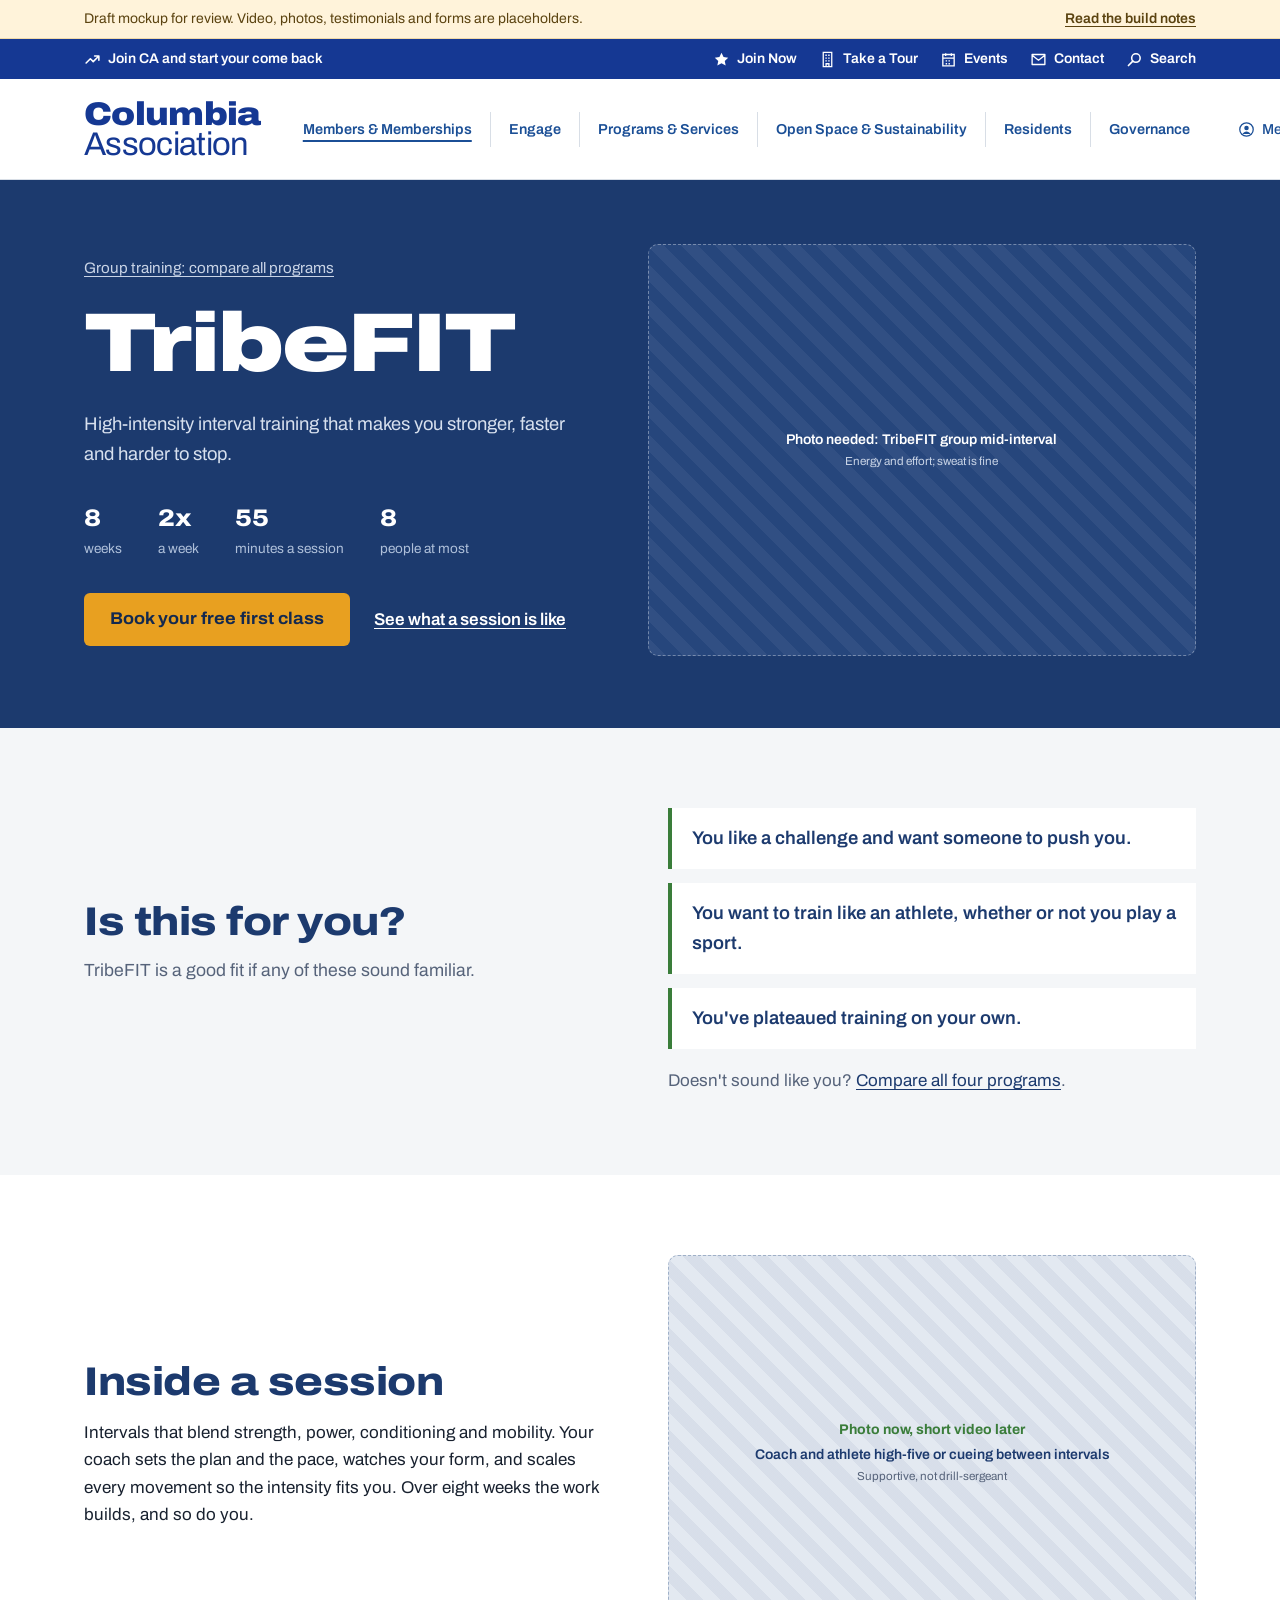
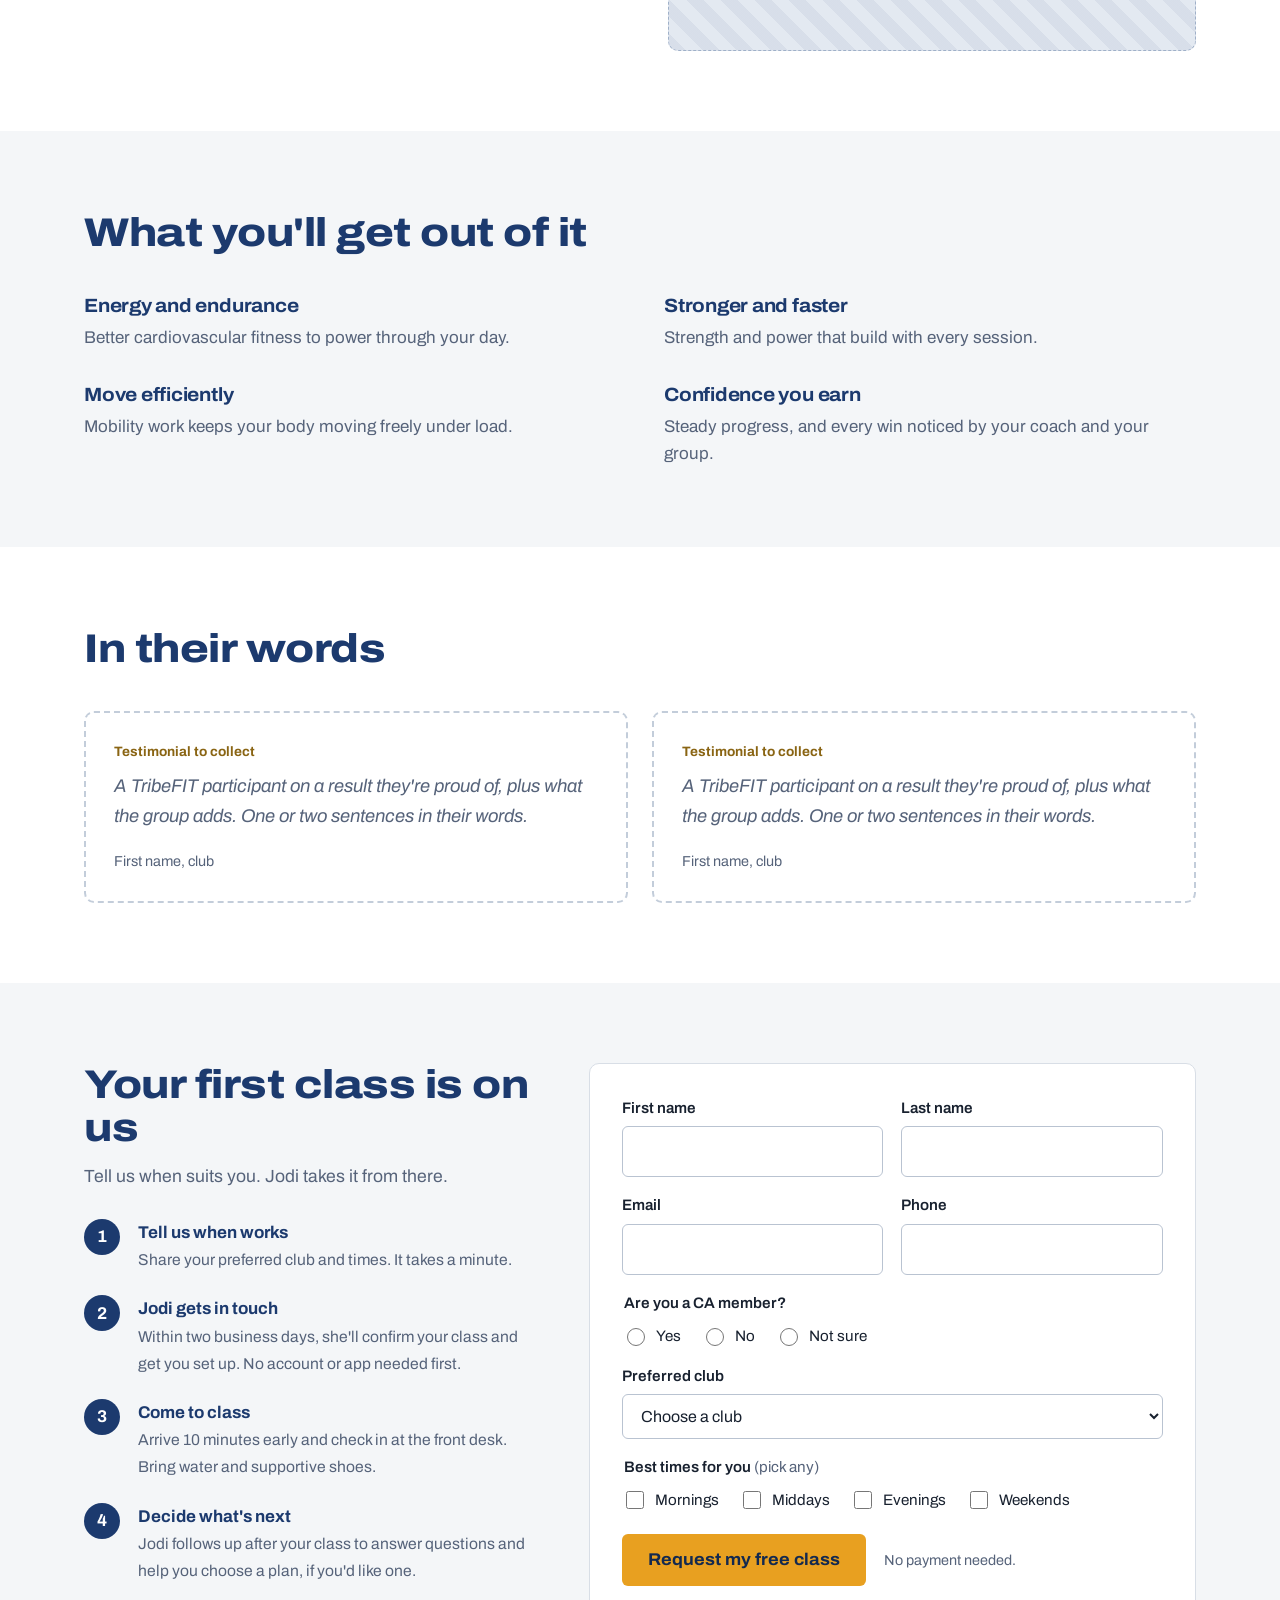
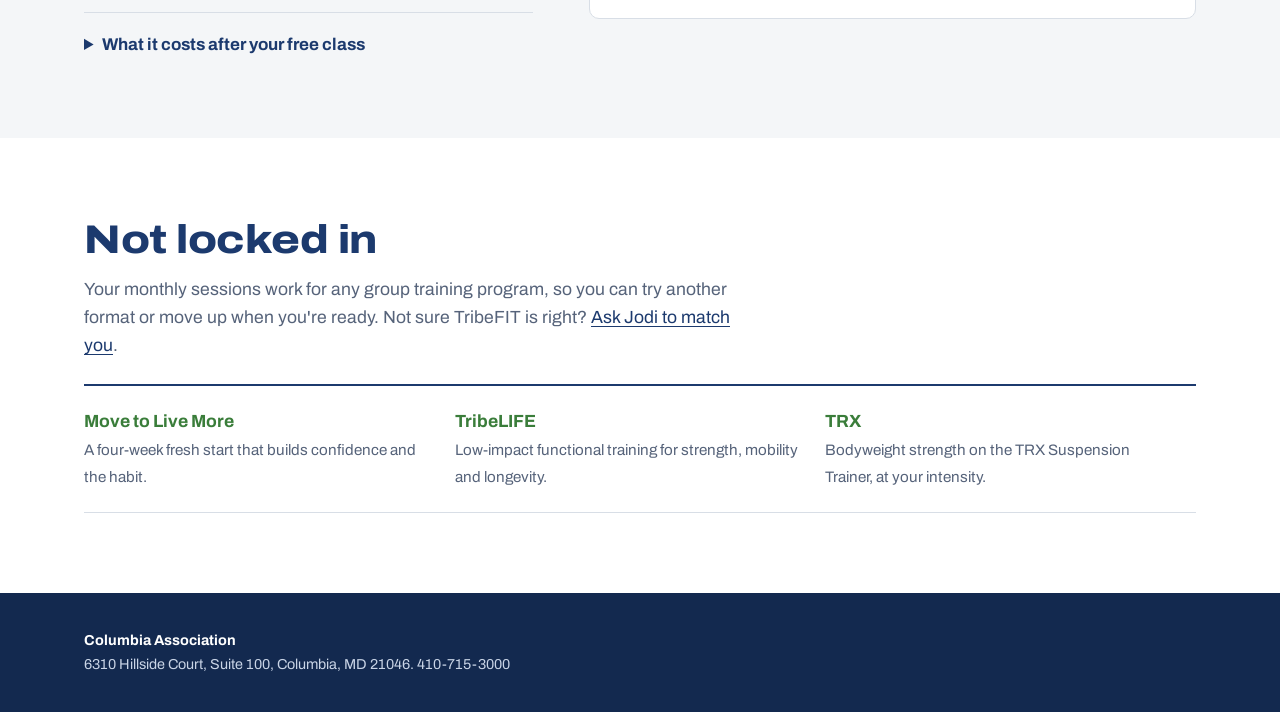
<file: tribefit.html>
<!doctype html>
<html lang="en">
<head>
<meta charset="utf-8">
<meta name="viewport" content="width=device-width, initial-scale=1">
<title>TribeFIT - Columbia Association (mockup)</title>
<meta name="description" content="High-intensity interval training that makes you stronger, faster and harder to stop.">
<meta name="robots" content="noindex, nofollow">
<link rel="preconnect" href="https://fonts.googleapis.com">
<link rel="preconnect" href="https://fonts.gstatic.com" crossorigin>
<link href="https://fonts.googleapis.com/css2?family=Archivo:ital,wdth,wght@0,62..125,100..900;1,62..125,100..900&display=swap" rel="stylesheet">
<link rel="stylesheet" href="styles.css">
</head>
<body>
<div class="review-bar"><div class="wrap"><span>Draft mockup for review. Video, photos, testimonials and forms are placeholders.</span><a href="notes.html">Read the build notes</a></div></div>
<header class="ca-head">
  <div class="ca-util"><div class="wrap">
    <a class="ca-promo" href="#"><svg viewBox="0 0 24 24" aria-hidden="true"><path d="M3 17l6-6 4 4 8-8M15 7h6v6" fill="none" stroke="currentColor" stroke-width="2.2" stroke-linecap="round" stroke-linejoin="round"/></svg>Join CA and start your come back</a>
    <ul class="ca-util-links"><li><a href="#"><svg viewBox="0 0 24 24" aria-hidden="true"><path d="M12 2.5l2.9 6.1 6.6.8-4.9 4.6 1.3 6.6L12 17.3l-5.9 3.3 1.3-6.6-4.9-4.6 6.6-.8z" fill="currentColor"/></svg><span>Join Now</span></a></li><li><a href="#"><svg viewBox="0 0 24 24" aria-hidden="true"><path d="M6 2h12v20H6zM9 6h2M13 6h2M9 10h2M13 10h2M9 14h2M13 14h2M10 22v-4h4v4" fill="none" stroke="currentColor" stroke-width="1.8"/></svg><span>Take a Tour</span></a></li><li><a href="#"><svg viewBox="0 0 24 24" aria-hidden="true"><path d="M4 5h16v16H4zM4 10h16M8 3v4M16 3v4M8 14h2M12 14h2M8 18h2M12 18h2" fill="none" stroke="currentColor" stroke-width="1.9"/></svg><span>Events</span></a></li><li><a href="#"><svg viewBox="0 0 24 24" aria-hidden="true"><path d="M3 5h18v14H3zM3 6l9 7 9-7" fill="none" stroke="currentColor" stroke-width="1.9" stroke-linejoin="round"/></svg><span>Contact</span></a></li><li><a href="#"><svg viewBox="0 0 24 24" aria-hidden="true"><circle cx="14" cy="10" r="6" fill="none" stroke="currentColor" stroke-width="2.2"/><path d="M9.6 14.4L3.5 20.5" stroke="currentColor" stroke-width="2.4" stroke-linecap="round"/></svg><span>Search</span></a></li></ul>
  </div></div>
  <div class="ca-main"><div class="wrap">
    <a class="ca-logo" href="index.html" aria-label="Columbia Association home"><span class="ca-logo-1">Columbia</span><span class="ca-logo-2">Association</span></a>
    <button class="ca-menu-btn" type="button" aria-expanded="false" aria-controls="ca-menu">Menu</button>
    <nav class="ca-nav" id="ca-menu" aria-label="Main"><ul><li><a href="#" class="is-section">Members &amp; Memberships</a></li><li><a href="#">Engage</a></li><li><a href="#">Programs &amp; Services</a></li><li><a href="#">Open Space &amp; Sustainability</a></li><li><a href="#">Residents</a></li><li><a href="#">Governance</a></li><li class="ca-login"><a href="#"><svg viewBox="0 0 24 24" aria-hidden="true"><circle cx="12" cy="12" r="9.5" fill="none" stroke="currentColor" stroke-width="1.8"/><circle cx="12" cy="10" r="3.2" fill="currentColor"/><path d="M6.3 18.5c1.3-2.4 3.3-3.6 5.7-3.6s4.4 1.2 5.7 3.6" fill="currentColor"/></svg>Member Login</a></li></ul></nav>
  </div></div>
</header>
<main id="content">
<section class="hero prog-hero"><div class="wrap">
  <div>
    <a class="back" href="index.html#paths">Group training: compare all programs</a>
    <h1>TribeFIT</h1>
    <p class="lede">High-intensity interval training that makes you stronger, faster and harder to stop.</p>
    <dl class="facts"><div><dt>weeks</dt><dd>8</dd></div><div><dt>a week</dt><dd>2x</dd></div><div><dt>minutes a session</dt><dd>55</dd></div><div><dt>people at most</dt><dd>8</dd></div></dl>
    <div class="hero-actions">
      <a class="btn btn-primary" href="#book">Book your free first class</a>
      <a class="btn-link-light" href="#inside">See what a session is like</a>
    </div>
  </div>
  <div class="ph"><span>Photo needed: TribeFIT group mid-interval<small>Energy and effort; sweat is fine</small></span></div>
</div></section>

<section class="section section-gray"><div class="wrap split">
  <div>
    <h2>Is this for you?</h2>
    <p style="margin-top:14px;color:var(--muted);font-size:1.1rem">TribeFIT is a good fit if any of these sound familiar.</p>
  </div>
  <div>
    <ul class="for-you"><li>You like a challenge and want someone to push you.</li><li>You want to train like an athlete, whether or not you play a sport.</li><li>You&#x27;ve plateaued training on your own.</li></ul>
    <p class="for-you-more">Doesn&#x27;t sound like you? <a href="index.html#paths">Compare all four programs</a>.</p>
  </div>
</div></section>

<section class="section" id="inside"><div class="wrap split">
  <div class="measure">
    <h2>Inside a session</h2>
    <p style="margin-top:16px">Intervals that blend strength, power, conditioning and mobility. Your coach sets the plan and the pace, watches your form, and scales every movement so the intensity fits you. Over eight weeks the work builds, and so do you.</p>
  </div>
  <div class="ph session-media"><span><span class="ph-label">Photo now, short video later</span>Coach and athlete high-five or cueing between intervals<small>Supportive, not drill-sergeant</small></span></div>
  <!-- Inside a session video. To switch: uncomment this and replace the two file paths. The photo placeholder hides itself.
  <video class="session-media session-video" autoplay muted loop playsinline poster="media/tribefit-session-poster.jpg" aria-label="A coach cues an athlete between intervals in a TribeFIT session">
    <source src="media/tribefit-session.mp4" type="video/mp4">
  </video>
  -->
</div></section>

<section class="section section-gray"><div class="wrap">
  <div class="section-head"><h2>What you'll get out of it</h2></div>
  <div class="benefits"><div class="benefit"><h3>Energy and endurance</h3><p>Better cardiovascular fitness to power through your day.</p></div><div class="benefit"><h3>Stronger and faster</h3><p>Strength and power that build with every session.</p></div><div class="benefit"><h3>Move efficiently</h3><p>Mobility work keeps your body moving freely under load.</p></div><div class="benefit"><h3>Confidence you earn</h3><p>Steady progress, and every win noticed by your coach and your group.</p></div></div>
</div></section>

<section class="section"><div class="wrap">
  <div class="section-head"><h2>In their words</h2></div>
  <div class="quotes"><blockquote class="quote"><span class="tag">Testimonial to collect</span><p>A TribeFIT participant on a result they&#x27;re proud of, plus what the group adds. One or two sentences in their words.</p><footer>First name, club</footer></blockquote><blockquote class="quote"><span class="tag">Testimonial to collect</span><p>A TribeFIT participant on a result they&#x27;re proud of, plus what the group adds. One or two sentences in their words.</p><footer>First name, club</footer></blockquote></div>
</div></section>

<section class="section section-gray" id="book"><div class="wrap book">
  <div>
    <h2>Your first class is on us</h2>
    <p style="margin-top:14px;color:var(--muted);font-size:1.1rem">Tell us when suits you. Jodi takes it from there.</p>
    <ol class="steps">
      <li><div><strong>Tell us when works</strong><span>Share your preferred club and times. It takes a minute.</span></div></li>
      <li><div><strong>Jodi gets in touch</strong><span>Within two business days, she'll confirm your class and get you set up. No account or app needed first.</span></div></li>
      <li><div><strong>Come to class</strong><span>Arrive 10 minutes early and check in at the front desk. Bring water and supportive shoes.</span></div></li>
      <li><div><strong>Decide what's next</strong><span>Jodi follows up after your class to answer questions and help you choose a plan, if you'd like one.</span></div></li>
    </ol>
    <details class="costs">
      <summary>What it costs after your free class</summary>
      <table class="price-table">
        <thead><tr><th scope="col">Per month</th><th scope="col">Fit&amp;Play</th><th scope="col">1Fit</th><th scope="col">Other or no membership</th></tr></thead>
        <tbody>
          <tr><th scope="row">About once a week (5 sessions)</th><td>$90</td><td>$103.50</td><td>$135</td></tr>
          <tr><th scope="row">About twice a week (9 sessions)</th><td>$170</td><td>$196</td><td>$255</td></tr>
          <tr><th scope="row">Single drop-in</th><td>$30</td><td>$35</td><td>$40</td></tr>
        </tbody>
      </table>
      <p>Two-month minimum, then cancel any time with 30 days' notice. Sessions work for any group training program. <a href="https://columbiaassociation.org/sports-recreation/personal-training/group-training-programs/faqs/">More in the FAQs</a></p>
    </details>
  </div>
  <div class="form-panel">
    <form>
      <input type="hidden" name="program" value="tribefit">
      <input type="hidden" name="source" value="gt-tribefit-free-class">
      <div class="form-grid">
        <div class="field"><label for="f-first">First name</label><input id="f-first" type="text" name="first_name" autocomplete="given-name" required></div>
<div class="field"><label for="f-last">Last name</label><input id="f-last" type="text" name="last_name" autocomplete="family-name" required></div>
<div class="field"><label for="f-email">Email</label><input id="f-email" type="email" name="email" autocomplete="email" required></div>
<div class="field"><label for="f-phone">Phone</label><input id="f-phone" type="tel" name="phone" autocomplete="tel" required></div>
        <fieldset class="field full"><legend>Are you a CA member?</legend>
<div class="choices">
<label><input type="radio" name="member" value="yes" required> Yes</label>
<label><input type="radio" name="member" value="no"> No</label>
<label><input type="radio" name="member" value="not-sure"> Not sure</label>
</div></fieldset>
        <div class="field full"><label for="f-club">Preferred club</label>
          <select id="f-club" name="club" required>
            <option value="">Choose a club</option>
            <option>Columbia Athletic Club</option>
            <option>Columbia Gym</option>
            <option>Supreme Sports Club</option>
            <option>No preference</option>
          </select></div>
        <fieldset class="field full"><legend>Best times for you <span class="opt">(pick any)</span></legend>
          <div class="choices">
            <label><input type="checkbox" name="times" value="mornings"> Mornings</label>
            <label><input type="checkbox" name="times" value="middays"> Middays</label>
            <label><input type="checkbox" name="times" value="evenings"> Evenings</label>
            <label><input type="checkbox" name="times" value="weekends"> Weekends</label>
          </div></fieldset>
        <div class="form-foot"><button class="btn btn-primary" type="submit">Request my free class</button><p>No payment needed.</p></div>
      </div>
    </form>
    <div class="form-done" role="status">
      <h3>You're on your way, <span data-first>there</span>.</h3>
      <p>Jodi will be in touch within two business days to book your free TribeFIT class.</p>
      <span class="mock-flag">Mockup: this form isn't connected yet.</span>
    </div>
  </div>
</div></section>

<section class="section"><div class="wrap">
  <h2>Not locked in</h2>
  <p class="measure" style="margin-top:14px;color:var(--muted);font-size:1.1rem">Your monthly sessions work for any group training program, so you can try another format or move up when you're ready. Not sure TribeFIT is right? <a href="index.html#ask">Ask Jodi to match you</a>.</p>
  <ul class="others"><li><a href="move-to-live-more.html"><strong>Move to Live More</strong><span>A four-week fresh start that builds confidence and the habit.</span></a></li><li><a href="tribelife.html"><strong>TribeLIFE</strong><span>Low-impact functional training for strength, mobility and longevity.</span></a></li><li><a href="trx.html"><strong>TRX</strong><span>Bodyweight strength on the TRX Suspension Trainer, at your intensity.</span></a></li></ul>
</div></section>
</main>
<footer class="site-foot"><div class="wrap">
<strong>Columbia Association</strong><br>6310 Hillside Court, Suite 100, Columbia, MD 21046. 410-715-3000
</div></footer>
<script src="site.js"></script>
</body></html>
</file>
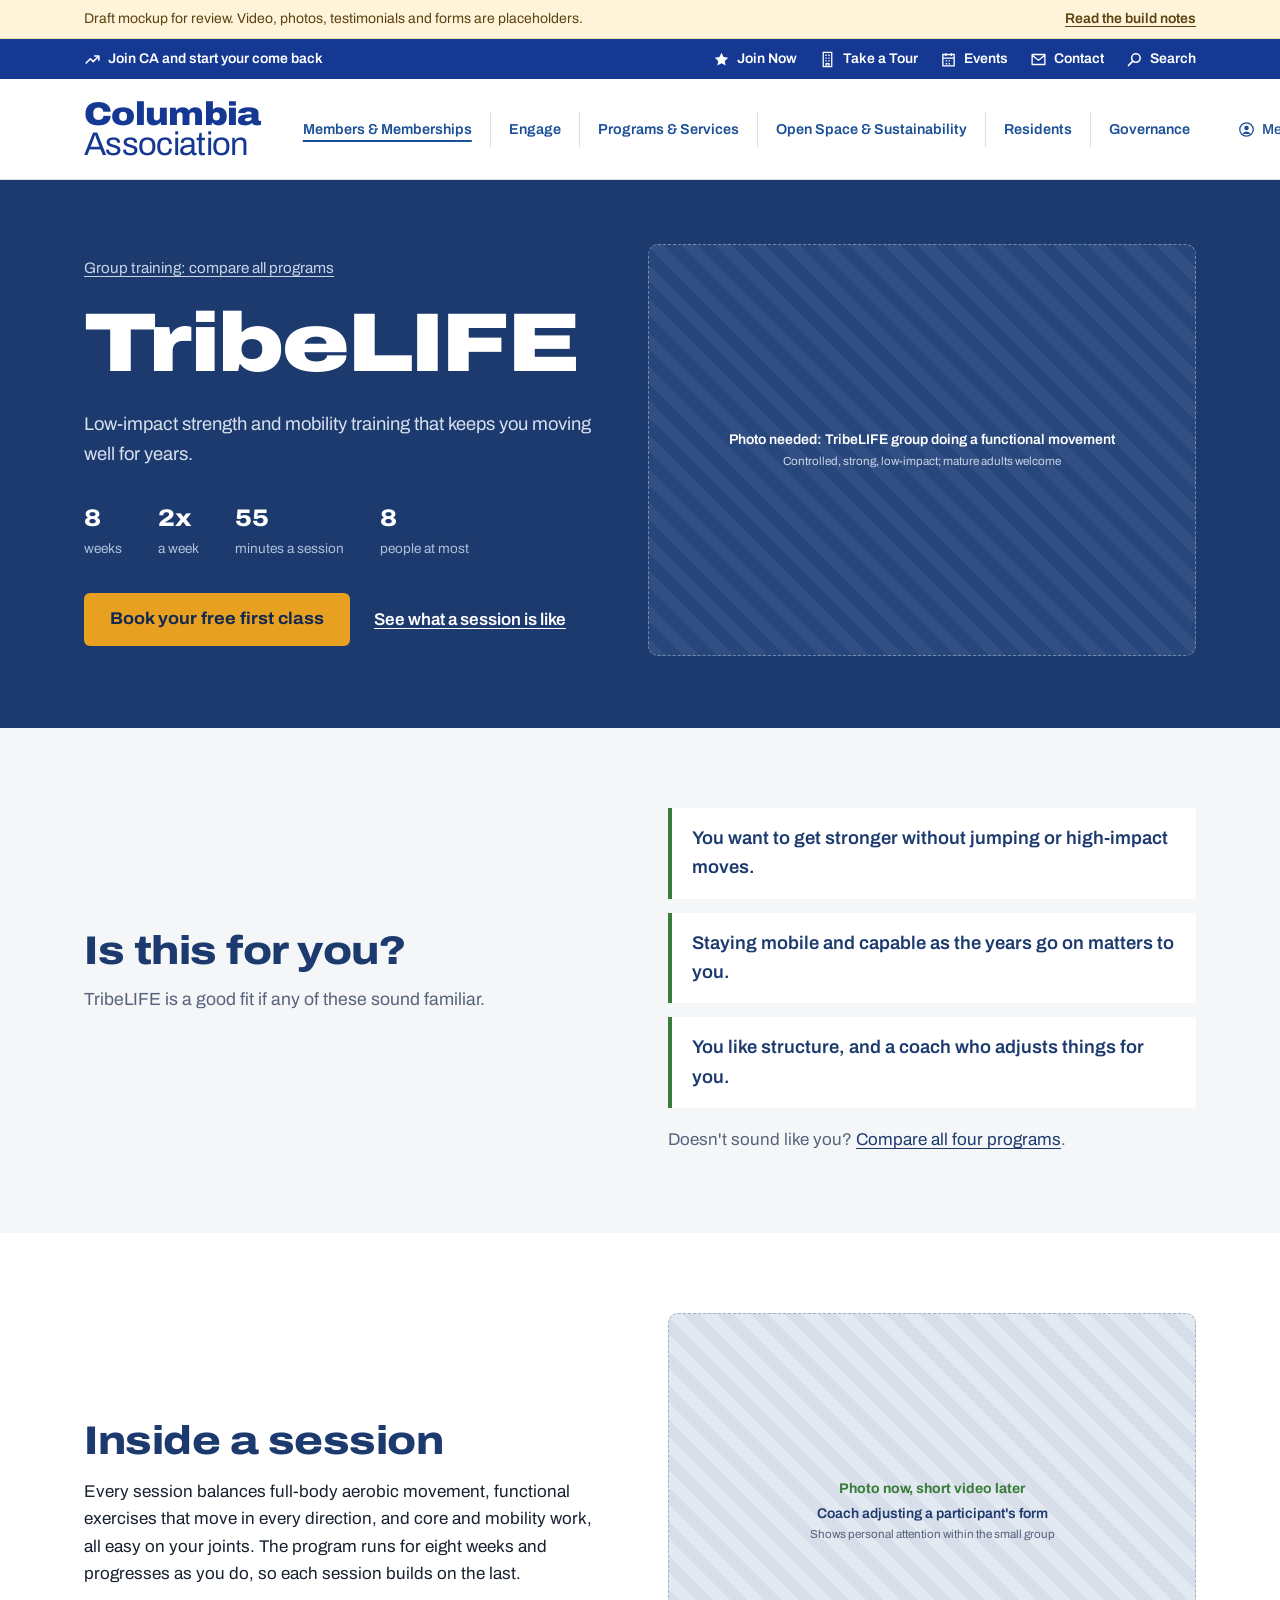
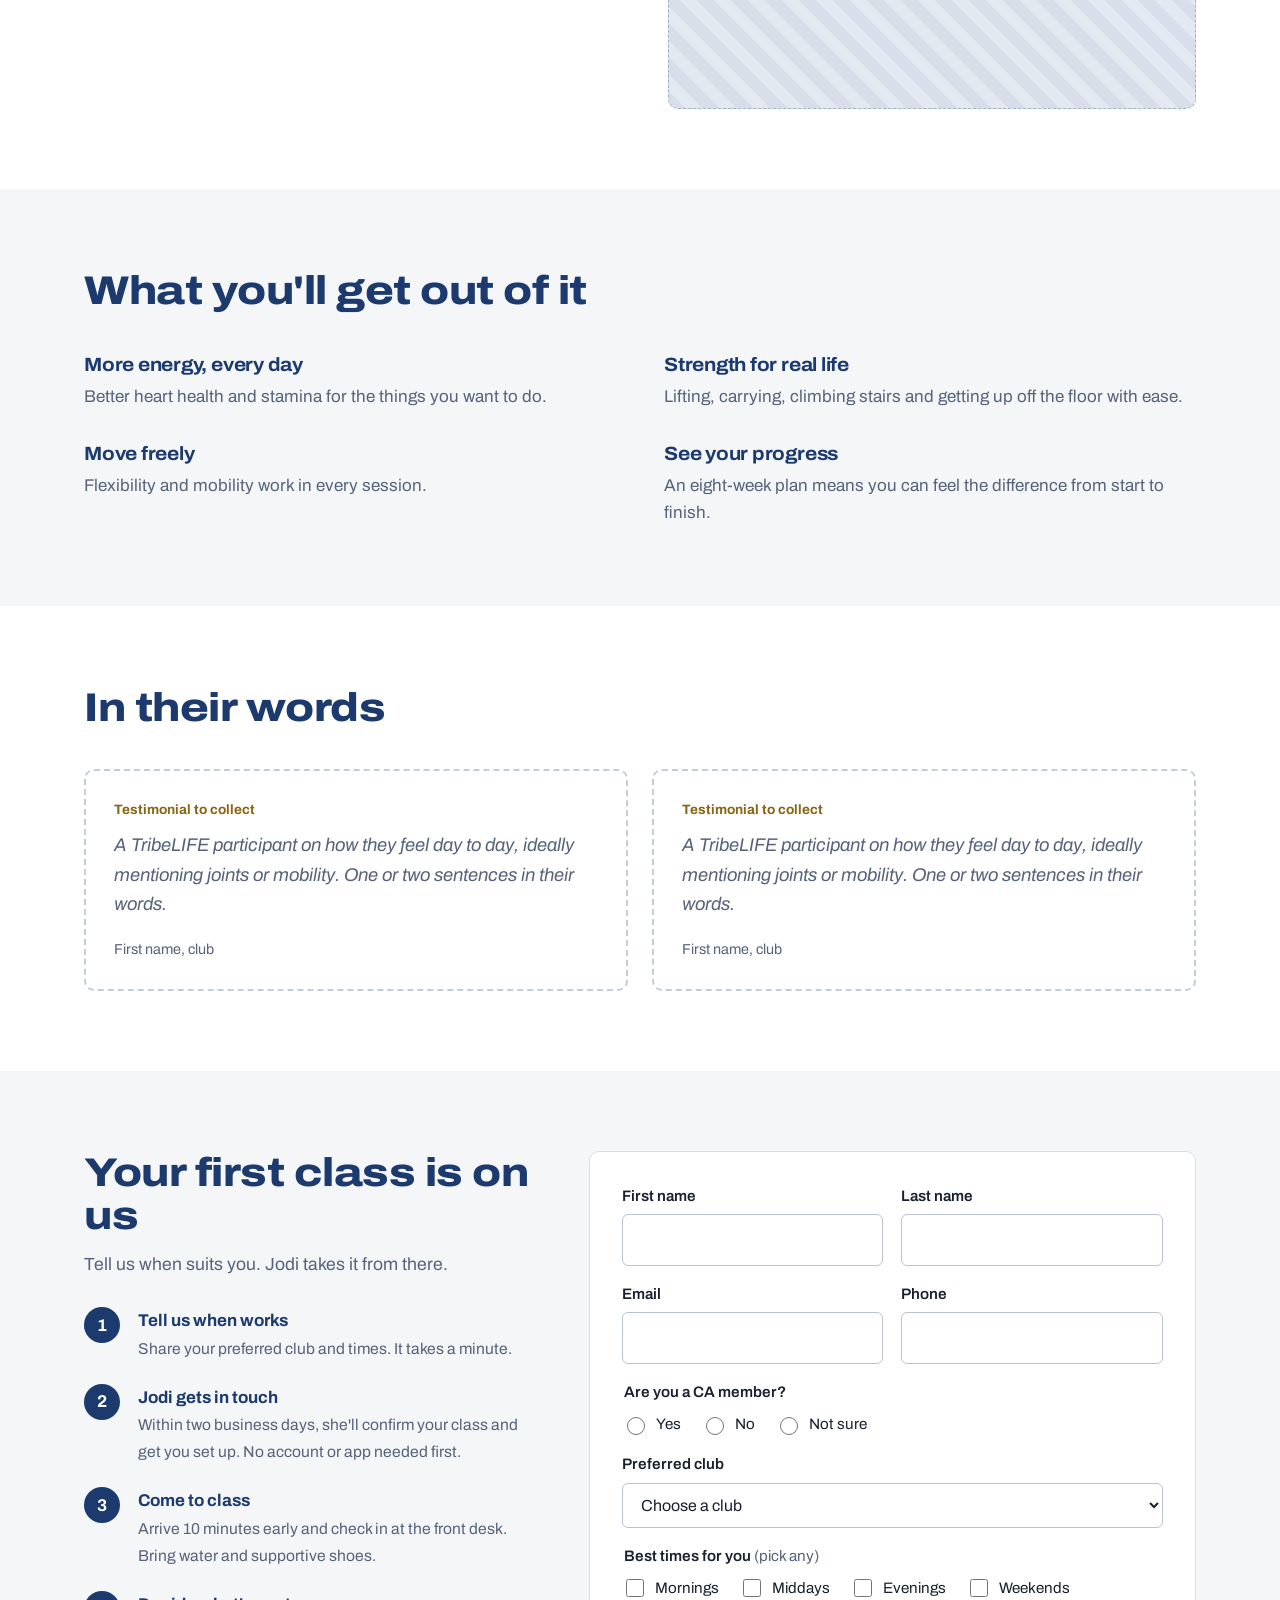
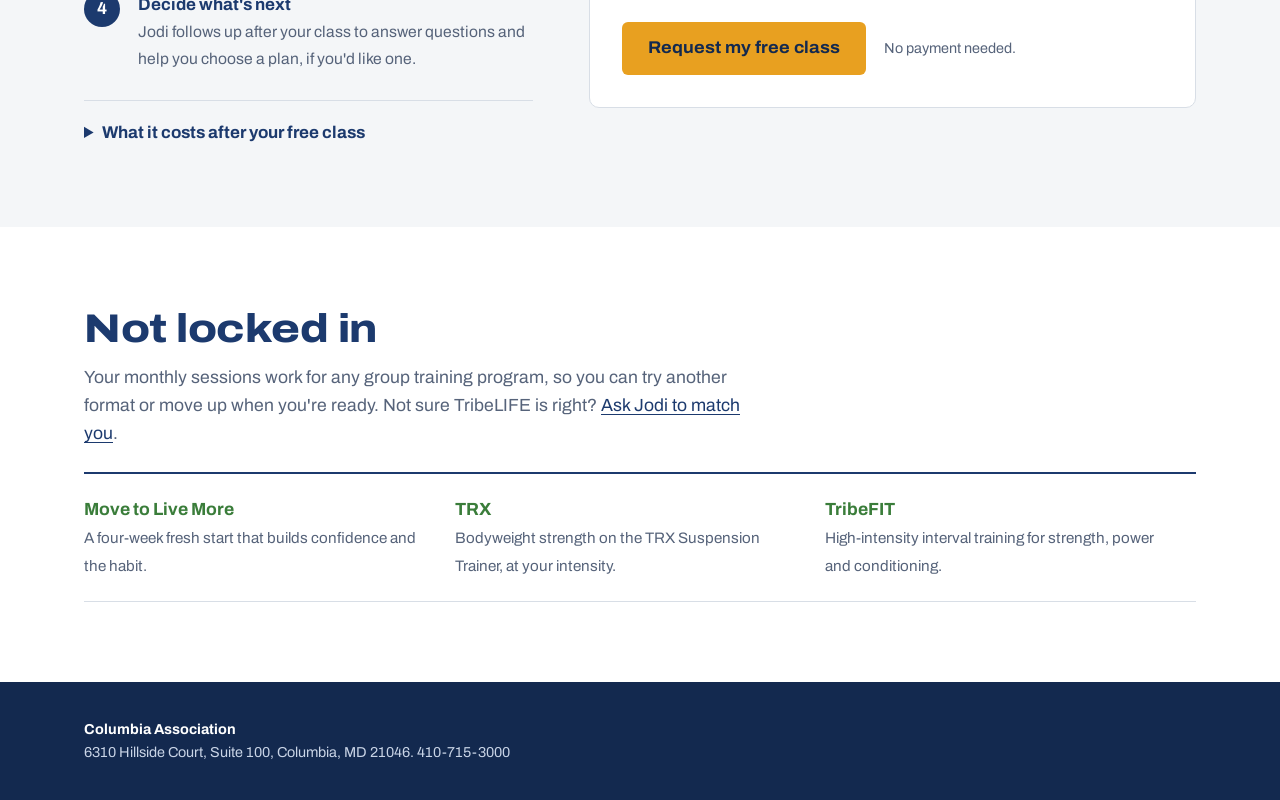
<file: tribelife.html>
<!doctype html>
<html lang="en">
<head>
<meta charset="utf-8">
<meta name="viewport" content="width=device-width, initial-scale=1">
<title>TribeLIFE - Columbia Association (mockup)</title>
<meta name="description" content="Low-impact strength and mobility training that keeps you moving well for years.">
<meta name="robots" content="noindex, nofollow">
<link rel="preconnect" href="https://fonts.googleapis.com">
<link rel="preconnect" href="https://fonts.gstatic.com" crossorigin>
<link href="https://fonts.googleapis.com/css2?family=Archivo:ital,wdth,wght@0,62..125,100..900;1,62..125,100..900&display=swap" rel="stylesheet">
<link rel="stylesheet" href="styles.css">
</head>
<body>
<div class="review-bar"><div class="wrap"><span>Draft mockup for review. Video, photos, testimonials and forms are placeholders.</span><a href="notes.html">Read the build notes</a></div></div>
<header class="ca-head">
  <div class="ca-util"><div class="wrap">
    <a class="ca-promo" href="#"><svg viewBox="0 0 24 24" aria-hidden="true"><path d="M3 17l6-6 4 4 8-8M15 7h6v6" fill="none" stroke="currentColor" stroke-width="2.2" stroke-linecap="round" stroke-linejoin="round"/></svg>Join CA and start your come back</a>
    <ul class="ca-util-links"><li><a href="#"><svg viewBox="0 0 24 24" aria-hidden="true"><path d="M12 2.5l2.9 6.1 6.6.8-4.9 4.6 1.3 6.6L12 17.3l-5.9 3.3 1.3-6.6-4.9-4.6 6.6-.8z" fill="currentColor"/></svg><span>Join Now</span></a></li><li><a href="#"><svg viewBox="0 0 24 24" aria-hidden="true"><path d="M6 2h12v20H6zM9 6h2M13 6h2M9 10h2M13 10h2M9 14h2M13 14h2M10 22v-4h4v4" fill="none" stroke="currentColor" stroke-width="1.8"/></svg><span>Take a Tour</span></a></li><li><a href="#"><svg viewBox="0 0 24 24" aria-hidden="true"><path d="M4 5h16v16H4zM4 10h16M8 3v4M16 3v4M8 14h2M12 14h2M8 18h2M12 18h2" fill="none" stroke="currentColor" stroke-width="1.9"/></svg><span>Events</span></a></li><li><a href="#"><svg viewBox="0 0 24 24" aria-hidden="true"><path d="M3 5h18v14H3zM3 6l9 7 9-7" fill="none" stroke="currentColor" stroke-width="1.9" stroke-linejoin="round"/></svg><span>Contact</span></a></li><li><a href="#"><svg viewBox="0 0 24 24" aria-hidden="true"><circle cx="14" cy="10" r="6" fill="none" stroke="currentColor" stroke-width="2.2"/><path d="M9.6 14.4L3.5 20.5" stroke="currentColor" stroke-width="2.4" stroke-linecap="round"/></svg><span>Search</span></a></li></ul>
  </div></div>
  <div class="ca-main"><div class="wrap">
    <a class="ca-logo" href="index.html" aria-label="Columbia Association home"><span class="ca-logo-1">Columbia</span><span class="ca-logo-2">Association</span></a>
    <button class="ca-menu-btn" type="button" aria-expanded="false" aria-controls="ca-menu">Menu</button>
    <nav class="ca-nav" id="ca-menu" aria-label="Main"><ul><li><a href="#" class="is-section">Members &amp; Memberships</a></li><li><a href="#">Engage</a></li><li><a href="#">Programs &amp; Services</a></li><li><a href="#">Open Space &amp; Sustainability</a></li><li><a href="#">Residents</a></li><li><a href="#">Governance</a></li><li class="ca-login"><a href="#"><svg viewBox="0 0 24 24" aria-hidden="true"><circle cx="12" cy="12" r="9.5" fill="none" stroke="currentColor" stroke-width="1.8"/><circle cx="12" cy="10" r="3.2" fill="currentColor"/><path d="M6.3 18.5c1.3-2.4 3.3-3.6 5.7-3.6s4.4 1.2 5.7 3.6" fill="currentColor"/></svg>Member Login</a></li></ul></nav>
  </div></div>
</header>
<main id="content">
<section class="hero prog-hero"><div class="wrap">
  <div>
    <a class="back" href="index.html#paths">Group training: compare all programs</a>
    <h1>TribeLIFE</h1>
    <p class="lede">Low-impact strength and mobility training that keeps you moving well for years.</p>
    <dl class="facts"><div><dt>weeks</dt><dd>8</dd></div><div><dt>a week</dt><dd>2x</dd></div><div><dt>minutes a session</dt><dd>55</dd></div><div><dt>people at most</dt><dd>8</dd></div></dl>
    <div class="hero-actions">
      <a class="btn btn-primary" href="#book">Book your free first class</a>
      <a class="btn-link-light" href="#inside">See what a session is like</a>
    </div>
  </div>
  <div class="ph"><span>Photo needed: TribeLIFE group doing a functional movement<small>Controlled, strong, low-impact; mature adults welcome</small></span></div>
</div></section>

<section class="section section-gray"><div class="wrap split">
  <div>
    <h2>Is this for you?</h2>
    <p style="margin-top:14px;color:var(--muted);font-size:1.1rem">TribeLIFE is a good fit if any of these sound familiar.</p>
  </div>
  <div>
    <ul class="for-you"><li>You want to get stronger without jumping or high-impact moves.</li><li>Staying mobile and capable as the years go on matters to you.</li><li>You like structure, and a coach who adjusts things for you.</li></ul>
    <p class="for-you-more">Doesn&#x27;t sound like you? <a href="index.html#paths">Compare all four programs</a>.</p>
  </div>
</div></section>

<section class="section" id="inside"><div class="wrap split">
  <div class="measure">
    <h2>Inside a session</h2>
    <p style="margin-top:16px">Every session balances full-body aerobic movement, functional exercises that move in every direction, and core and mobility work, all easy on your joints. The program runs for eight weeks and progresses as you do, so each session builds on the last.</p>
  </div>
  <div class="ph session-media"><span><span class="ph-label">Photo now, short video later</span>Coach adjusting a participant&#x27;s form<small>Shows personal attention within the small group</small></span></div>
  <!-- Inside a session video. To switch: uncomment this and replace the two file paths. The photo placeholder hides itself.
  <video class="session-media session-video" autoplay muted loop playsinline poster="media/tribelife-session-poster.jpg" aria-label="A coach adjusts a participant&#x27;s form during a TribeLIFE session">
    <source src="media/tribelife-session.mp4" type="video/mp4">
  </video>
  -->
</div></section>

<section class="section section-gray"><div class="wrap">
  <div class="section-head"><h2>What you'll get out of it</h2></div>
  <div class="benefits"><div class="benefit"><h3>More energy, every day</h3><p>Better heart health and stamina for the things you want to do.</p></div><div class="benefit"><h3>Strength for real life</h3><p>Lifting, carrying, climbing stairs and getting up off the floor with ease.</p></div><div class="benefit"><h3>Move freely</h3><p>Flexibility and mobility work in every session.</p></div><div class="benefit"><h3>See your progress</h3><p>An eight-week plan means you can feel the difference from start to finish.</p></div></div>
</div></section>

<section class="section"><div class="wrap">
  <div class="section-head"><h2>In their words</h2></div>
  <div class="quotes"><blockquote class="quote"><span class="tag">Testimonial to collect</span><p>A TribeLIFE participant on how they feel day to day, ideally mentioning joints or mobility. One or two sentences in their words.</p><footer>First name, club</footer></blockquote><blockquote class="quote"><span class="tag">Testimonial to collect</span><p>A TribeLIFE participant on how they feel day to day, ideally mentioning joints or mobility. One or two sentences in their words.</p><footer>First name, club</footer></blockquote></div>
</div></section>

<section class="section section-gray" id="book"><div class="wrap book">
  <div>
    <h2>Your first class is on us</h2>
    <p style="margin-top:14px;color:var(--muted);font-size:1.1rem">Tell us when suits you. Jodi takes it from there.</p>
    <ol class="steps">
      <li><div><strong>Tell us when works</strong><span>Share your preferred club and times. It takes a minute.</span></div></li>
      <li><div><strong>Jodi gets in touch</strong><span>Within two business days, she'll confirm your class and get you set up. No account or app needed first.</span></div></li>
      <li><div><strong>Come to class</strong><span>Arrive 10 minutes early and check in at the front desk. Bring water and supportive shoes.</span></div></li>
      <li><div><strong>Decide what's next</strong><span>Jodi follows up after your class to answer questions and help you choose a plan, if you'd like one.</span></div></li>
    </ol>
    <details class="costs">
      <summary>What it costs after your free class</summary>
      <table class="price-table">
        <thead><tr><th scope="col">Per month</th><th scope="col">Fit&amp;Play</th><th scope="col">1Fit</th><th scope="col">Other or no membership</th></tr></thead>
        <tbody>
          <tr><th scope="row">About once a week (5 sessions)</th><td>$90</td><td>$103.50</td><td>$135</td></tr>
          <tr><th scope="row">About twice a week (9 sessions)</th><td>$170</td><td>$196</td><td>$255</td></tr>
          <tr><th scope="row">Single drop-in</th><td>$30</td><td>$35</td><td>$40</td></tr>
        </tbody>
      </table>
      <p>Two-month minimum, then cancel any time with 30 days' notice. Sessions work for any group training program. <a href="https://columbiaassociation.org/sports-recreation/personal-training/group-training-programs/faqs/">More in the FAQs</a></p>
    </details>
  </div>
  <div class="form-panel">
    <form>
      <input type="hidden" name="program" value="tribelife">
      <input type="hidden" name="source" value="gt-tribelife-free-class">
      <div class="form-grid">
        <div class="field"><label for="f-first">First name</label><input id="f-first" type="text" name="first_name" autocomplete="given-name" required></div>
<div class="field"><label for="f-last">Last name</label><input id="f-last" type="text" name="last_name" autocomplete="family-name" required></div>
<div class="field"><label for="f-email">Email</label><input id="f-email" type="email" name="email" autocomplete="email" required></div>
<div class="field"><label for="f-phone">Phone</label><input id="f-phone" type="tel" name="phone" autocomplete="tel" required></div>
        <fieldset class="field full"><legend>Are you a CA member?</legend>
<div class="choices">
<label><input type="radio" name="member" value="yes" required> Yes</label>
<label><input type="radio" name="member" value="no"> No</label>
<label><input type="radio" name="member" value="not-sure"> Not sure</label>
</div></fieldset>
        <div class="field full"><label for="f-club">Preferred club</label>
          <select id="f-club" name="club" required>
            <option value="">Choose a club</option>
            <option>Columbia Athletic Club</option>
            <option>Columbia Gym</option>
            <option>Supreme Sports Club</option>
            <option>No preference</option>
          </select></div>
        <fieldset class="field full"><legend>Best times for you <span class="opt">(pick any)</span></legend>
          <div class="choices">
            <label><input type="checkbox" name="times" value="mornings"> Mornings</label>
            <label><input type="checkbox" name="times" value="middays"> Middays</label>
            <label><input type="checkbox" name="times" value="evenings"> Evenings</label>
            <label><input type="checkbox" name="times" value="weekends"> Weekends</label>
          </div></fieldset>
        <div class="form-foot"><button class="btn btn-primary" type="submit">Request my free class</button><p>No payment needed.</p></div>
      </div>
    </form>
    <div class="form-done" role="status">
      <h3>You're on your way, <span data-first>there</span>.</h3>
      <p>Jodi will be in touch within two business days to book your free TribeLIFE class.</p>
      <span class="mock-flag">Mockup: this form isn't connected yet.</span>
    </div>
  </div>
</div></section>

<section class="section"><div class="wrap">
  <h2>Not locked in</h2>
  <p class="measure" style="margin-top:14px;color:var(--muted);font-size:1.1rem">Your monthly sessions work for any group training program, so you can try another format or move up when you're ready. Not sure TribeLIFE is right? <a href="index.html#ask">Ask Jodi to match you</a>.</p>
  <ul class="others"><li><a href="move-to-live-more.html"><strong>Move to Live More</strong><span>A four-week fresh start that builds confidence and the habit.</span></a></li><li><a href="trx.html"><strong>TRX</strong><span>Bodyweight strength on the TRX Suspension Trainer, at your intensity.</span></a></li><li><a href="tribefit.html"><strong>TribeFIT</strong><span>High-intensity interval training for strength, power and conditioning.</span></a></li></ul>
</div></section>
</main>
<footer class="site-foot"><div class="wrap">
<strong>Columbia Association</strong><br>6310 Hillside Court, Suite 100, Columbia, MD 21046. 410-715-3000
</div></footer>
<script src="site.js"></script>
</body></html>
</file>
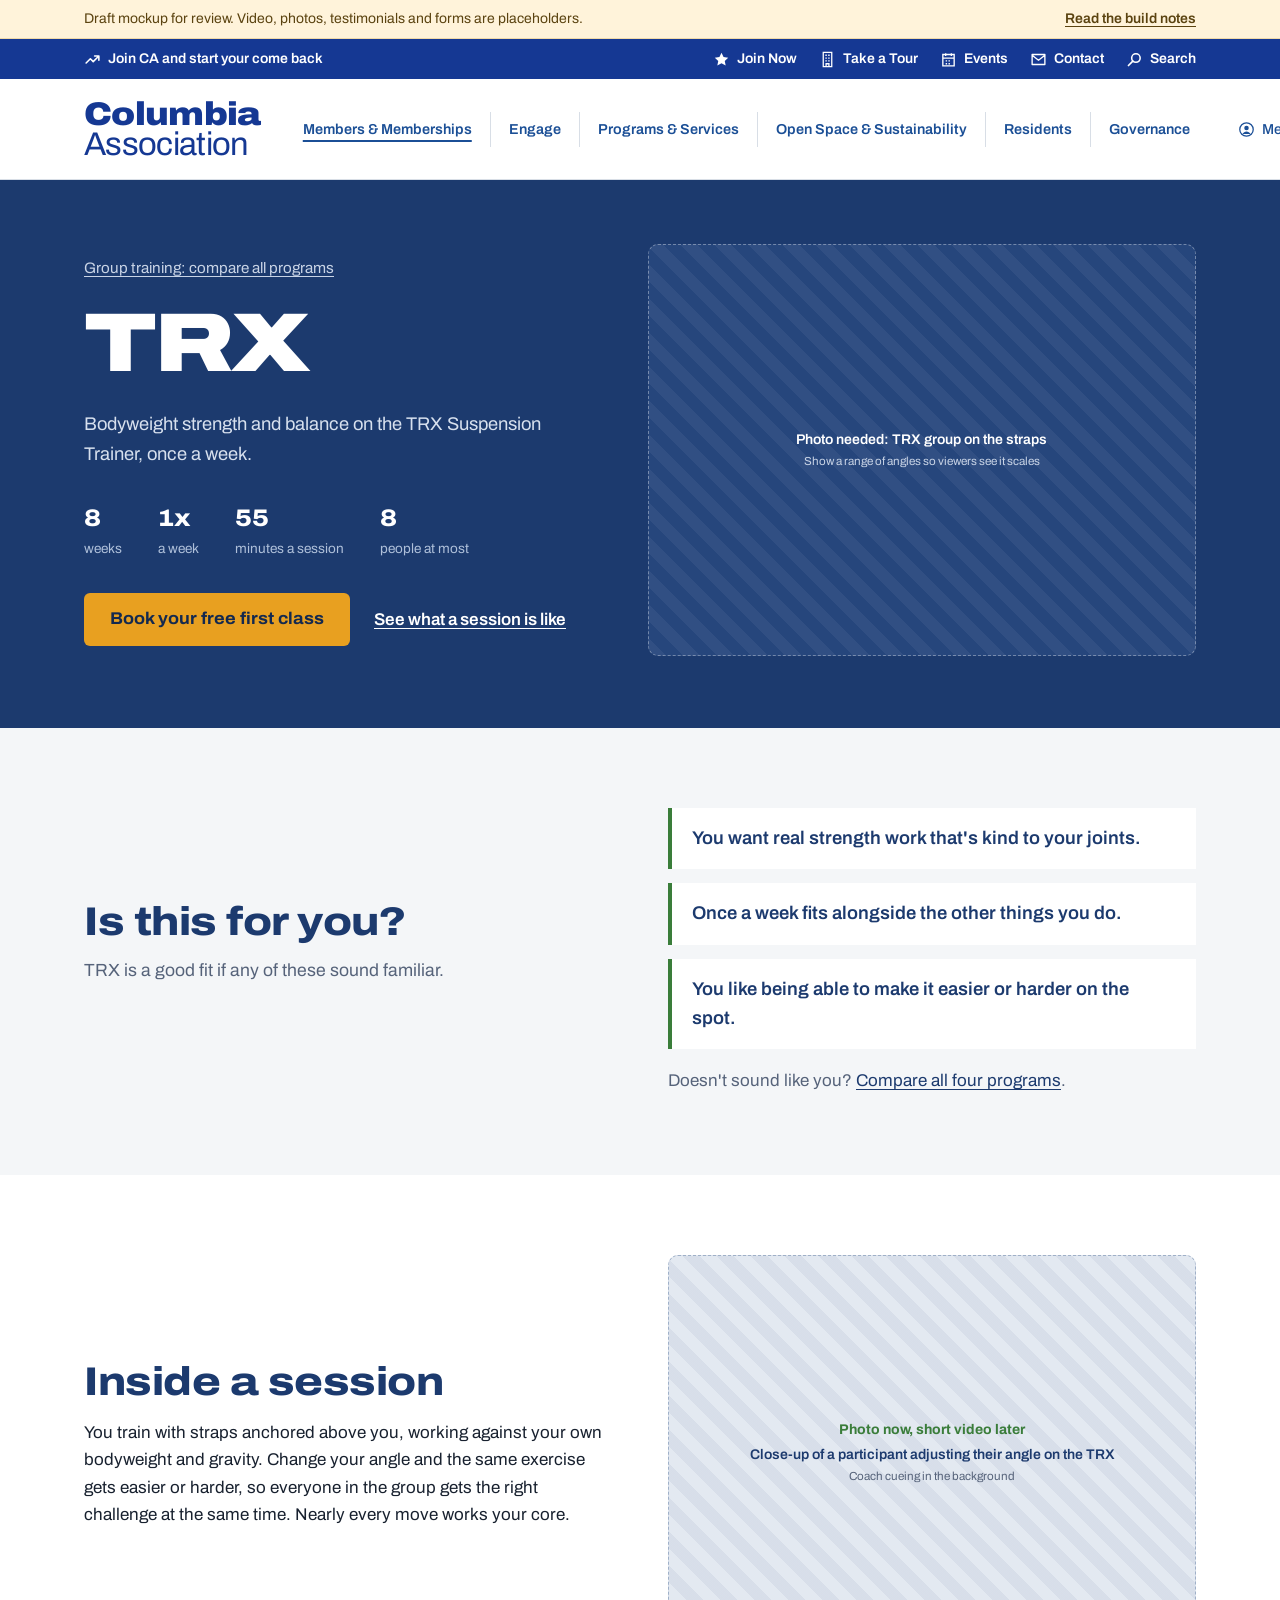
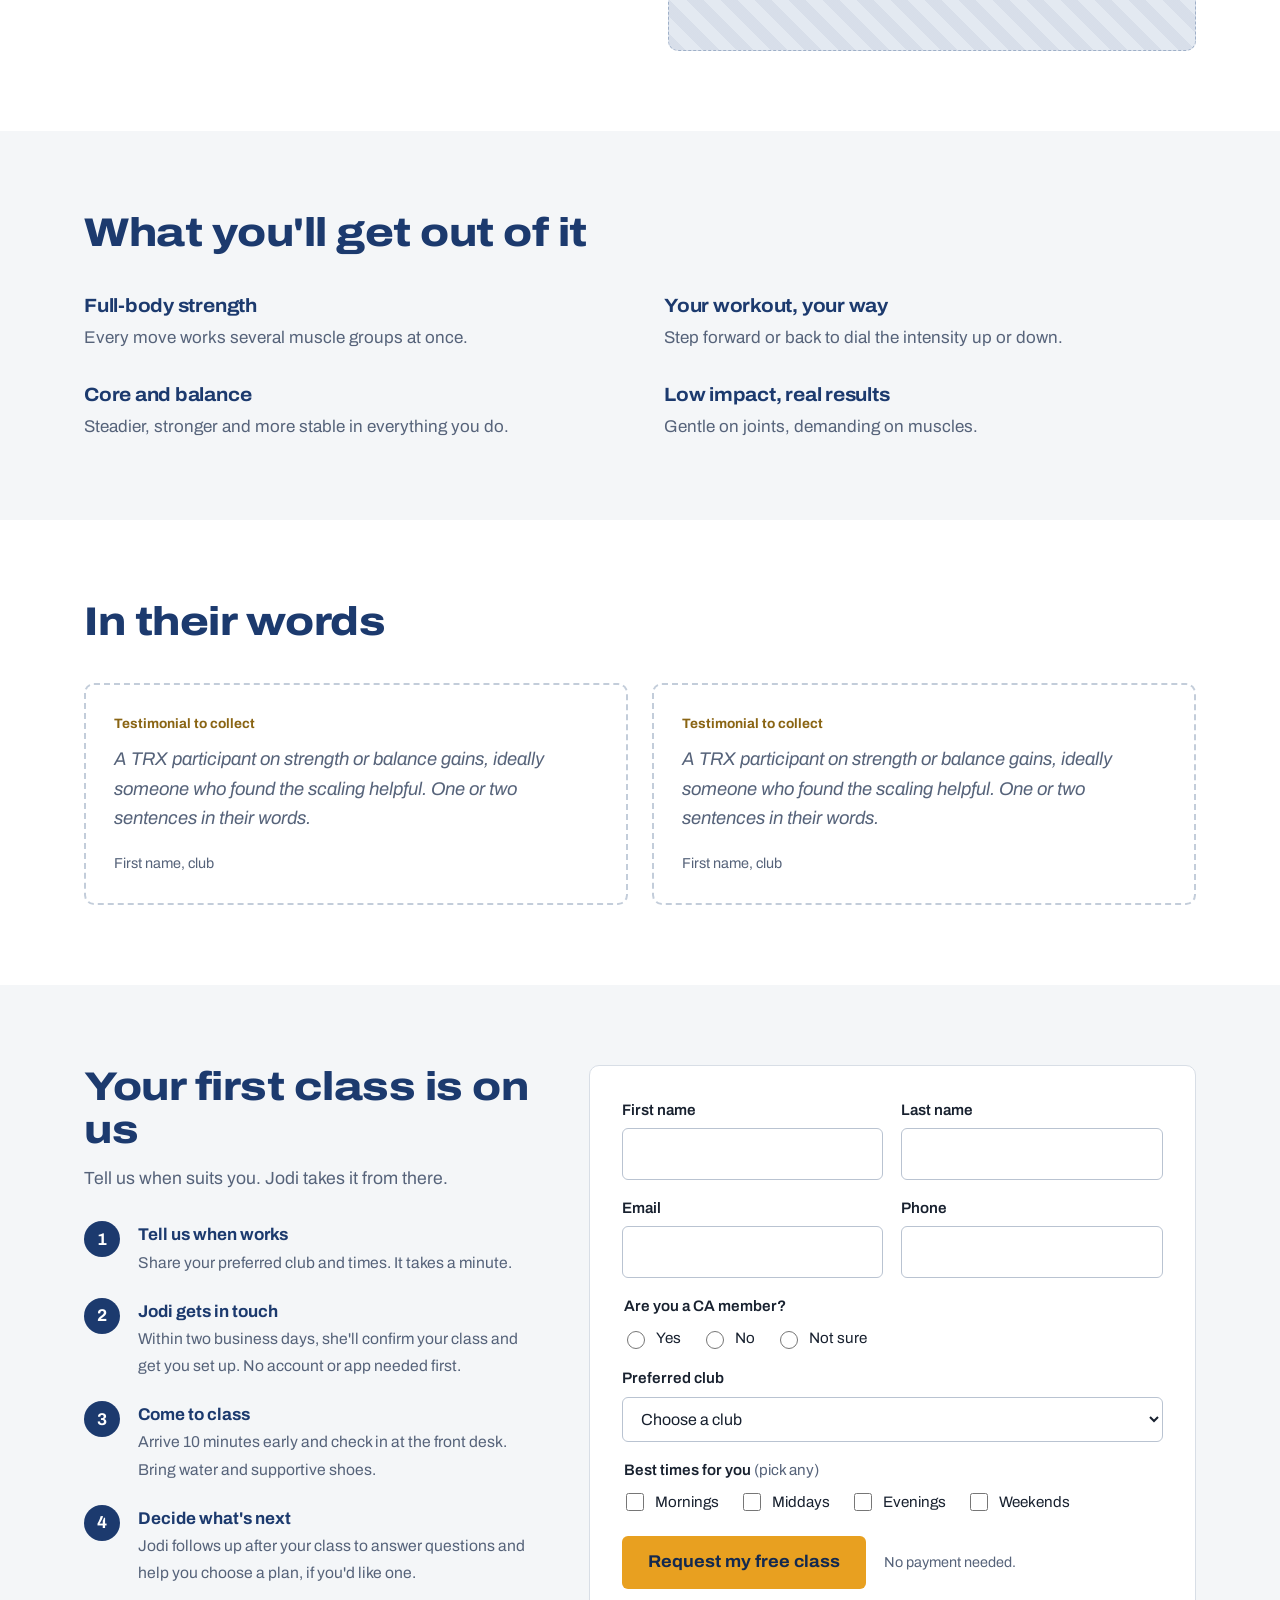
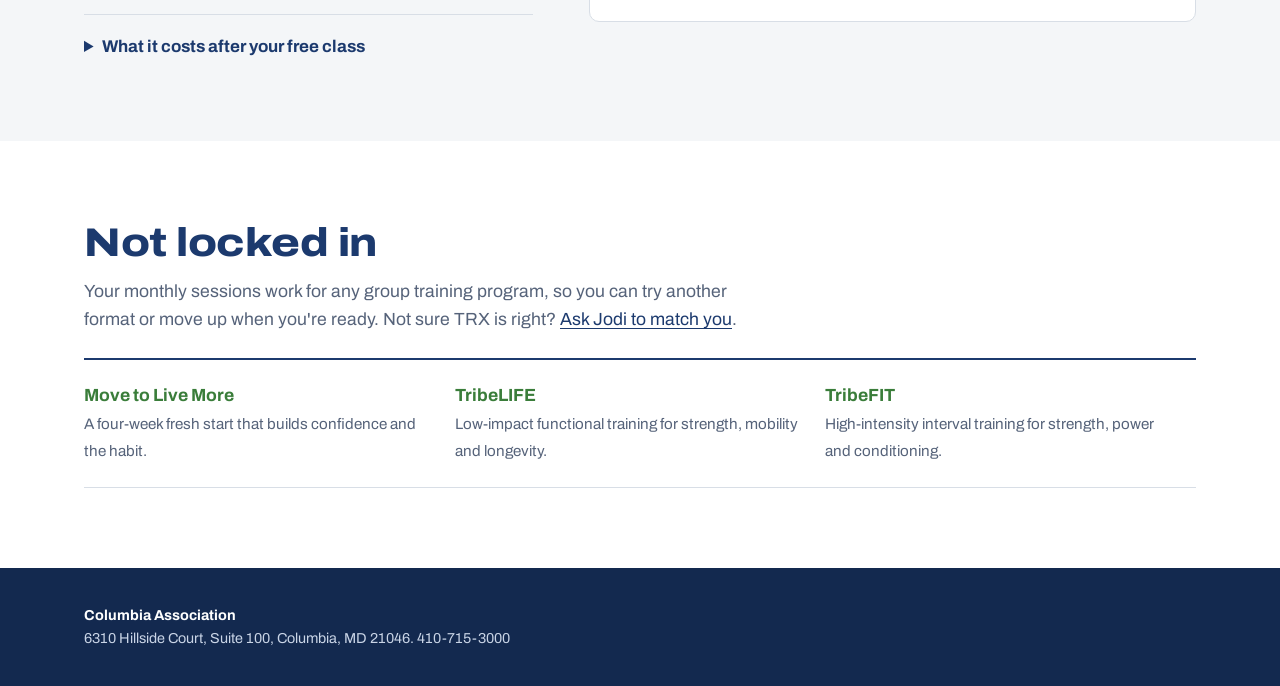
<file: trx.html>
<!doctype html>
<html lang="en">
<head>
<meta charset="utf-8">
<meta name="viewport" content="width=device-width, initial-scale=1">
<title>TRX - Columbia Association (mockup)</title>
<meta name="description" content="Bodyweight strength and balance on the TRX Suspension Trainer, once a week.">
<meta name="robots" content="noindex, nofollow">
<link rel="preconnect" href="https://fonts.googleapis.com">
<link rel="preconnect" href="https://fonts.gstatic.com" crossorigin>
<link href="https://fonts.googleapis.com/css2?family=Archivo:ital,wdth,wght@0,62..125,100..900;1,62..125,100..900&display=swap" rel="stylesheet">
<link rel="stylesheet" href="styles.css">
</head>
<body>
<div class="review-bar"><div class="wrap"><span>Draft mockup for review. Video, photos, testimonials and forms are placeholders.</span><a href="notes.html">Read the build notes</a></div></div>
<header class="ca-head">
  <div class="ca-util"><div class="wrap">
    <a class="ca-promo" href="#"><svg viewBox="0 0 24 24" aria-hidden="true"><path d="M3 17l6-6 4 4 8-8M15 7h6v6" fill="none" stroke="currentColor" stroke-width="2.2" stroke-linecap="round" stroke-linejoin="round"/></svg>Join CA and start your come back</a>
    <ul class="ca-util-links"><li><a href="#"><svg viewBox="0 0 24 24" aria-hidden="true"><path d="M12 2.5l2.9 6.1 6.6.8-4.9 4.6 1.3 6.6L12 17.3l-5.9 3.3 1.3-6.6-4.9-4.6 6.6-.8z" fill="currentColor"/></svg><span>Join Now</span></a></li><li><a href="#"><svg viewBox="0 0 24 24" aria-hidden="true"><path d="M6 2h12v20H6zM9 6h2M13 6h2M9 10h2M13 10h2M9 14h2M13 14h2M10 22v-4h4v4" fill="none" stroke="currentColor" stroke-width="1.8"/></svg><span>Take a Tour</span></a></li><li><a href="#"><svg viewBox="0 0 24 24" aria-hidden="true"><path d="M4 5h16v16H4zM4 10h16M8 3v4M16 3v4M8 14h2M12 14h2M8 18h2M12 18h2" fill="none" stroke="currentColor" stroke-width="1.9"/></svg><span>Events</span></a></li><li><a href="#"><svg viewBox="0 0 24 24" aria-hidden="true"><path d="M3 5h18v14H3zM3 6l9 7 9-7" fill="none" stroke="currentColor" stroke-width="1.9" stroke-linejoin="round"/></svg><span>Contact</span></a></li><li><a href="#"><svg viewBox="0 0 24 24" aria-hidden="true"><circle cx="14" cy="10" r="6" fill="none" stroke="currentColor" stroke-width="2.2"/><path d="M9.6 14.4L3.5 20.5" stroke="currentColor" stroke-width="2.4" stroke-linecap="round"/></svg><span>Search</span></a></li></ul>
  </div></div>
  <div class="ca-main"><div class="wrap">
    <a class="ca-logo" href="index.html" aria-label="Columbia Association home"><span class="ca-logo-1">Columbia</span><span class="ca-logo-2">Association</span></a>
    <button class="ca-menu-btn" type="button" aria-expanded="false" aria-controls="ca-menu">Menu</button>
    <nav class="ca-nav" id="ca-menu" aria-label="Main"><ul><li><a href="#" class="is-section">Members &amp; Memberships</a></li><li><a href="#">Engage</a></li><li><a href="#">Programs &amp; Services</a></li><li><a href="#">Open Space &amp; Sustainability</a></li><li><a href="#">Residents</a></li><li><a href="#">Governance</a></li><li class="ca-login"><a href="#"><svg viewBox="0 0 24 24" aria-hidden="true"><circle cx="12" cy="12" r="9.5" fill="none" stroke="currentColor" stroke-width="1.8"/><circle cx="12" cy="10" r="3.2" fill="currentColor"/><path d="M6.3 18.5c1.3-2.4 3.3-3.6 5.7-3.6s4.4 1.2 5.7 3.6" fill="currentColor"/></svg>Member Login</a></li></ul></nav>
  </div></div>
</header>
<main id="content">
<section class="hero prog-hero"><div class="wrap">
  <div>
    <a class="back" href="index.html#paths">Group training: compare all programs</a>
    <h1>TRX</h1>
    <p class="lede">Bodyweight strength and balance on the TRX Suspension Trainer, once a week.</p>
    <dl class="facts"><div><dt>weeks</dt><dd>8</dd></div><div><dt>a week</dt><dd>1x</dd></div><div><dt>minutes a session</dt><dd>55</dd></div><div><dt>people at most</dt><dd>8</dd></div></dl>
    <div class="hero-actions">
      <a class="btn btn-primary" href="#book">Book your free first class</a>
      <a class="btn-link-light" href="#inside">See what a session is like</a>
    </div>
  </div>
  <div class="ph"><span>Photo needed: TRX group on the straps<small>Show a range of angles so viewers see it scales</small></span></div>
</div></section>

<section class="section section-gray"><div class="wrap split">
  <div>
    <h2>Is this for you?</h2>
    <p style="margin-top:14px;color:var(--muted);font-size:1.1rem">TRX is a good fit if any of these sound familiar.</p>
  </div>
  <div>
    <ul class="for-you"><li>You want real strength work that&#x27;s kind to your joints.</li><li>Once a week fits alongside the other things you do.</li><li>You like being able to make it easier or harder on the spot.</li></ul>
    <p class="for-you-more">Doesn&#x27;t sound like you? <a href="index.html#paths">Compare all four programs</a>.</p>
  </div>
</div></section>

<section class="section" id="inside"><div class="wrap split">
  <div class="measure">
    <h2>Inside a session</h2>
    <p style="margin-top:16px">You train with straps anchored above you, working against your own bodyweight and gravity. Change your angle and the same exercise gets easier or harder, so everyone in the group gets the right challenge at the same time. Nearly every move works your core.</p>
  </div>
  <div class="ph session-media"><span><span class="ph-label">Photo now, short video later</span>Close-up of a participant adjusting their angle on the TRX<small>Coach cueing in the background</small></span></div>
  <!-- Inside a session video. To switch: uncomment this and replace the two file paths. The photo placeholder hides itself.
  <video class="session-media session-video" autoplay muted loop playsinline poster="media/trx-session-poster.jpg" aria-label="A participant adjusts their angle on the TRX straps while the coach cues in the background">
    <source src="media/trx-session.mp4" type="video/mp4">
  </video>
  -->
</div></section>

<section class="section section-gray"><div class="wrap">
  <div class="section-head"><h2>What you'll get out of it</h2></div>
  <div class="benefits"><div class="benefit"><h3>Full-body strength</h3><p>Every move works several muscle groups at once.</p></div><div class="benefit"><h3>Your workout, your way</h3><p>Step forward or back to dial the intensity up or down.</p></div><div class="benefit"><h3>Core and balance</h3><p>Steadier, stronger and more stable in everything you do.</p></div><div class="benefit"><h3>Low impact, real results</h3><p>Gentle on joints, demanding on muscles.</p></div></div>
</div></section>

<section class="section"><div class="wrap">
  <div class="section-head"><h2>In their words</h2></div>
  <div class="quotes"><blockquote class="quote"><span class="tag">Testimonial to collect</span><p>A TRX participant on strength or balance gains, ideally someone who found the scaling helpful. One or two sentences in their words.</p><footer>First name, club</footer></blockquote><blockquote class="quote"><span class="tag">Testimonial to collect</span><p>A TRX participant on strength or balance gains, ideally someone who found the scaling helpful. One or two sentences in their words.</p><footer>First name, club</footer></blockquote></div>
</div></section>

<section class="section section-gray" id="book"><div class="wrap book">
  <div>
    <h2>Your first class is on us</h2>
    <p style="margin-top:14px;color:var(--muted);font-size:1.1rem">Tell us when suits you. Jodi takes it from there.</p>
    <ol class="steps">
      <li><div><strong>Tell us when works</strong><span>Share your preferred club and times. It takes a minute.</span></div></li>
      <li><div><strong>Jodi gets in touch</strong><span>Within two business days, she'll confirm your class and get you set up. No account or app needed first.</span></div></li>
      <li><div><strong>Come to class</strong><span>Arrive 10 minutes early and check in at the front desk. Bring water and supportive shoes.</span></div></li>
      <li><div><strong>Decide what's next</strong><span>Jodi follows up after your class to answer questions and help you choose a plan, if you'd like one.</span></div></li>
    </ol>
    <details class="costs">
      <summary>What it costs after your free class</summary>
      <table class="price-table">
        <thead><tr><th scope="col">Per month</th><th scope="col">Fit&amp;Play</th><th scope="col">1Fit</th><th scope="col">Other or no membership</th></tr></thead>
        <tbody>
          <tr><th scope="row">About once a week (5 sessions)</th><td>$90</td><td>$103.50</td><td>$135</td></tr>
          <tr><th scope="row">About twice a week (9 sessions)</th><td>$170</td><td>$196</td><td>$255</td></tr>
          <tr><th scope="row">Single drop-in</th><td>$30</td><td>$35</td><td>$40</td></tr>
        </tbody>
      </table>
      <p>Two-month minimum, then cancel any time with 30 days' notice. Sessions work for any group training program. <a href="https://columbiaassociation.org/sports-recreation/personal-training/group-training-programs/faqs/">More in the FAQs</a></p>
    </details>
  </div>
  <div class="form-panel">
    <form>
      <input type="hidden" name="program" value="trx">
      <input type="hidden" name="source" value="gt-trx-free-class">
      <div class="form-grid">
        <div class="field"><label for="f-first">First name</label><input id="f-first" type="text" name="first_name" autocomplete="given-name" required></div>
<div class="field"><label for="f-last">Last name</label><input id="f-last" type="text" name="last_name" autocomplete="family-name" required></div>
<div class="field"><label for="f-email">Email</label><input id="f-email" type="email" name="email" autocomplete="email" required></div>
<div class="field"><label for="f-phone">Phone</label><input id="f-phone" type="tel" name="phone" autocomplete="tel" required></div>
        <fieldset class="field full"><legend>Are you a CA member?</legend>
<div class="choices">
<label><input type="radio" name="member" value="yes" required> Yes</label>
<label><input type="radio" name="member" value="no"> No</label>
<label><input type="radio" name="member" value="not-sure"> Not sure</label>
</div></fieldset>
        <div class="field full"><label for="f-club">Preferred club</label>
          <select id="f-club" name="club" required>
            <option value="">Choose a club</option>
            <option>Columbia Athletic Club</option>
            <option>Columbia Gym</option>
            <option>Supreme Sports Club</option>
            <option>No preference</option>
          </select></div>
        <fieldset class="field full"><legend>Best times for you <span class="opt">(pick any)</span></legend>
          <div class="choices">
            <label><input type="checkbox" name="times" value="mornings"> Mornings</label>
            <label><input type="checkbox" name="times" value="middays"> Middays</label>
            <label><input type="checkbox" name="times" value="evenings"> Evenings</label>
            <label><input type="checkbox" name="times" value="weekends"> Weekends</label>
          </div></fieldset>
        <div class="form-foot"><button class="btn btn-primary" type="submit">Request my free class</button><p>No payment needed.</p></div>
      </div>
    </form>
    <div class="form-done" role="status">
      <h3>You're on your way, <span data-first>there</span>.</h3>
      <p>Jodi will be in touch within two business days to book your free TRX class.</p>
      <span class="mock-flag">Mockup: this form isn't connected yet.</span>
    </div>
  </div>
</div></section>

<section class="section"><div class="wrap">
  <h2>Not locked in</h2>
  <p class="measure" style="margin-top:14px;color:var(--muted);font-size:1.1rem">Your monthly sessions work for any group training program, so you can try another format or move up when you're ready. Not sure TRX is right? <a href="index.html#ask">Ask Jodi to match you</a>.</p>
  <ul class="others"><li><a href="move-to-live-more.html"><strong>Move to Live More</strong><span>A four-week fresh start that builds confidence and the habit.</span></a></li><li><a href="tribelife.html"><strong>TribeLIFE</strong><span>Low-impact functional training for strength, mobility and longevity.</span></a></li><li><a href="tribefit.html"><strong>TribeFIT</strong><span>High-intensity interval training for strength, power and conditioning.</span></a></li></ul>
</div></section>
</main>
<footer class="site-foot"><div class="wrap">
<strong>Columbia Association</strong><br>6310 Hillside Court, Suite 100, Columbia, MD 21046. 410-715-3000
</div></footer>
<script src="site.js"></script>
</body></html>
</file>
<file: styles.css>
/* CA Group Training mockup - shared styles
   Palette from the CA design system: navy #1C3A6E, green #3A7D3A, light gray #F4F6F8, gold #E8A020 */

:root {
  --navy: #1C3A6E;
  --navy-deep: #13294F;
  --green: #3A7D3A;
  --green-tint: #E8F1E7;
  --gray: #F4F6F8;
  --gold: #E8A020;
  --gold-deep: #C8870F;
  --ink: #18212F;
  --muted: #56637A;
  --line: #D8DEE6;
  --white: #FFFFFF;
  color-scheme: light;
}

* { box-sizing: border-box; }
html { -webkit-text-size-adjust: 100%; scroll-behavior: smooth; }
@media (prefers-reduced-motion: reduce) { html { scroll-behavior: auto; } }

body {
  margin: 0;
  font-family: "Archivo", system-ui, -apple-system, "Segoe UI", Roboto, sans-serif;
  font-stretch: 100%;
  font-size: 1.0625rem;
  line-height: 1.6;
  color: var(--ink);
  background: var(--white);
}

a { color: var(--navy); text-underline-offset: 3px; }
a:hover { color: var(--green); }
:focus-visible { outline: 3px solid var(--gold); outline-offset: 3px; }

.wrap { max-width: 1160px; margin: 0 auto; padding: 0 24px; }
.measure { max-width: 38em; }

h1, h2, h3 {
  font-stretch: 116%;
  font-weight: 800;
  line-height: 1.08;
  letter-spacing: -0.012em;
  margin: 0;
}
h2 { font-size: clamp(1.75rem, 3.4vw, 2.5rem); color: var(--navy); }
h3 { font-size: 1.2rem; font-stretch: 108%; font-weight: 700; line-height: 1.25; }
p { margin: 0 0 1em; }

/* ---------- Review banner ---------- */
.review-bar {
  background: #FFF3DA;
  border-bottom: 1px solid #F0D9A8;
  font-size: 0.875rem;
  color: #5B4310;
}
.review-bar .wrap { display: flex; gap: 16px; justify-content: space-between; align-items: center; padding-top: 8px; padding-bottom: 8px; flex-wrap: wrap; }
.review-bar a { color: #5B4310; font-weight: 600; }

/* ---------- CA site header (mirrors the existing columbiaassociation.org chrome) ---------- */
/* Shari: this is the existing WordPress theme header. Nothing here needs building. */
.ca-head { --ca-blue: #153893; --ca-link: #1B4F96; background: var(--white); }
.ca-head svg { width: 17px; height: 17px; flex: none; }

.ca-util { background: var(--ca-blue); color: var(--white); font-size: 0.875rem; font-weight: 600; }
.ca-util .wrap { display: flex; align-items: center; justify-content: space-between; gap: 16px; min-height: 40px; }
.ca-util a { color: var(--white); text-decoration: none; display: inline-flex; align-items: center; gap: 7px; padding: 8px 0; }
.ca-util a:hover { text-decoration: underline; color: var(--white); }
.ca-util-links { list-style: none; margin: 0; padding: 0; display: flex; gap: 22px; }

.ca-main { border-bottom: 1px solid var(--line); }
.ca-main .wrap { display: flex; align-items: center; gap: 24px; min-height: 100px; }
.ca-logo { display: flex; flex-direction: column; text-decoration: none; color: var(--ca-blue); line-height: 0.92; flex: none; }
.ca-logo-1 { font-weight: 900; font-stretch: 112%; font-size: 2.05rem; letter-spacing: -0.02em; }
.ca-logo-2 { font-weight: 400; font-size: 2.05rem; letter-spacing: -0.02em; }
.ca-logo:hover { color: var(--ca-blue); }

.ca-nav { margin-left: auto; }
.ca-nav ul { list-style: none; margin: 0; padding: 0; display: flex; align-items: center; }
.ca-nav li + li { border-left: 1px solid var(--line); }
.ca-nav a {
  display: inline-flex; align-items: center; gap: 7px; padding: 6px 18px;
  color: var(--ca-link); font-weight: 600; font-size: 0.9rem; text-decoration: none; white-space: nowrap;
}
.ca-nav a:hover { color: var(--ca-blue); text-decoration: underline; }
.ca-nav a.is-section { text-decoration: underline; text-decoration-thickness: 2px; text-underline-offset: 6px; }
.ca-nav .ca-login { border-left: 0; margin-left: 12px; }
.ca-nav .ca-login a { font-weight: 500; }
.ca-menu-btn { display: none; }


@media (max-width: 1180px) {
  .ca-main .wrap { min-height: 76px; }
  .ca-logo-1, .ca-logo-2 { font-size: 1.6rem; }
  .ca-menu-btn {
    display: inline-block; margin-left: auto; cursor: pointer;
    font: inherit; font-weight: 700; font-size: 0.95rem; color: var(--ca-blue);
    background: var(--white); border: 2px solid var(--ca-blue); border-radius: 6px; padding: 8px 16px;
  }
  .ca-nav { display: none; flex-basis: 100%; margin: 0 0 12px; }
  .ca-nav.is-open { display: block; }
  .ca-main .wrap { flex-wrap: wrap; }
  .ca-nav ul { flex-direction: column; align-items: stretch; }
  .ca-nav li + li { border-left: 0; border-top: 1px solid var(--line); }
  .ca-nav a { display: flex; padding: 12px 4px; font-size: 1rem; }
  .ca-nav .ca-login { margin-left: 0; }
}
@media (max-width: 760px) {
  .ca-util-links { gap: 4px; }
  .ca-util-links span { position: absolute; width: 1px; height: 1px; overflow: hidden; clip: rect(0 0 0 0); white-space: nowrap; }
  .ca-util-links a { padding: 10px 8px; }
  .ca-util-links svg { width: 18px; height: 18px; }
}
@media (max-width: 560px) {
  .ca-util .ca-promo { display: none; }
  .ca-util .wrap { justify-content: center; }
  .ca-util-links { gap: 14px; }
  .ca-logo-1, .ca-logo-2 { font-size: 1.4rem; }
}

/* ---------- Buttons ---------- */
.btn {
  display: inline-block; text-decoration: none; cursor: pointer;
  font: inherit; font-weight: 700; font-stretch: 106%;
  padding: 14px 24px; border-radius: 6px; border: 2px solid transparent;
  line-height: 1.2;
}
.btn-primary { background: var(--gold); color: var(--navy-deep); }
.btn-primary:hover { background: var(--gold-deep); color: var(--navy-deep); }
.btn-link-light { color: var(--white); font-weight: 600; }
.btn-link-light:hover { color: var(--gold); }

/* ---------- Hero ---------- */
.hero { background: var(--navy); color: var(--white); padding: 64px 0 72px; }
.hero .wrap { display: grid; grid-template-columns: 1fr 1.08fr; gap: 56px; align-items: center; }
.hero h1 { font-size: clamp(2.3rem, 4.6vw, 3.6rem); font-stretch: 120%; }
.hero .lede { color: #D7E0EE; font-size: 1.15rem; margin: 22px 0 30px; max-width: 32em; }
.hero-actions { display: flex; gap: 24px; align-items: center; flex-wrap: wrap; }

/* Video placeholder */
.video {
  position: relative; aspect-ratio: 16 / 9; width: 100%;
  background: var(--navy-deep); border: 1px solid rgba(255,255,255,0.18); border-radius: 10px;
  overflow: hidden; display: grid; place-items: center;
}
.video-play {
  width: 84px; height: 84px; border-radius: 50%; border: 0; cursor: pointer;
  background: var(--gold); display: grid; place-items: center;
}
.video-play:hover { background: var(--gold-deep); }
.video-play svg { width: 30px; height: 30px; margin-left: 5px; fill: var(--navy-deep); }
.video-meta { position: absolute; left: 20px; right: 20px; bottom: 16px; font-size: 0.9rem; color: #C9D4E6; }
.video-meta strong { display: block; color: var(--white); font-size: 1rem; }
.video-note { margin-top: 12px; font-size: 0.875rem; color: #AFC0DA; }
.video-msg { position: absolute; inset: 0; display: none; place-items: center; text-align: center; padding: 24px; background: rgba(19,41,79,0.94); color: var(--white); }
.video.is-open .video-msg { display: grid; }

/* ---------- Generic sections ---------- */
.section { padding: 80px 0; }
.section-gray { background: var(--gray); }
.section-head { margin-bottom: 40px; }
.section-head p { color: var(--muted); font-size: 1.1rem; margin-top: 14px; }

/* Why group training works */
.reasons { display: grid; grid-template-columns: repeat(2, 1fr); gap: 40px 56px; }
.reason { border-top: 3px solid var(--green); padding-top: 18px; }
.reason h3 { color: var(--navy); margin-bottom: 8px; }
.reason p { color: var(--muted); margin: 0; }

/* Group fitness vs group training */
.compare-wrap { margin-top: 56px; }
.compare-wrap h3 { color: var(--navy); }
.compare-intro { color: var(--muted); max-width: 38em; margin: 10px 0 20px; }
.compare-scroll { overflow-x: auto; }
.compare { width: 100%; border-collapse: collapse; min-width: 560px; font-size: 1rem; }
.compare th, .compare td { text-align: left; padding: 14px 16px; border-bottom: 1px solid var(--line); vertical-align: top; }
.compare thead th { font-size: 0.95rem; color: var(--muted); font-weight: 600; }
.compare thead th.col-gt { color: var(--green); }
.compare tbody th { font-weight: 600; color: var(--ink); width: 22%; }
.compare td.col-gt { background: var(--green-tint); font-weight: 600; }

/* ---------- Pathways (the triage) ---------- */
.paths { list-style: none; margin: 0; padding: 0; border-top: 2px solid var(--navy); }
.path a {
  display: grid; grid-template-columns: 160px 1.5fr 1fr 150px; gap: 32px; align-items: center;
  padding: 30px 24px 30px 20px; text-decoration: none; color: var(--ink);
  border-bottom: 1px solid var(--line); border-left: 4px solid transparent; background: var(--white);
}
.path a:hover, .path a:focus-visible { border-left-color: var(--green); background: #FBFCFD; color: var(--ink); }
.path-say { font-size: clamp(1.3rem, 2.3vw, 1.7rem); font-weight: 700; font-stretch: 110%; line-height: 1.2; color: var(--navy); }
.path-prog { display: block; margin-top: 10px; font-size: 1rem; font-weight: 700; color: var(--green); font-stretch: 100%; }
.path a:hover .path-prog { text-decoration: underline; }
.path-facts { color: var(--muted); font-size: 0.98rem; }
.ph-thumb { width: 100%; padding: 10px; font-size: 0.78rem; border-radius: 8px; }
.path-facts strong { color: var(--ink); font-weight: 600; display: block; margin-bottom: 2px; }

.meter { display: grid; gap: 8px; }
.meter-bars { display: grid; grid-template-columns: repeat(4, 1fr); gap: 4px; height: 10px; }
.meter-bars span { background: var(--line); border-radius: 2px; }
.meter-bars span.on { background: var(--green); }
.meter-bars span.range { background: repeating-linear-gradient(135deg, var(--green) 0 4px, #9CC39A 4px 8px); }
.meter-label { font-size: 0.85rem; color: var(--muted); font-weight: 600; }
.paths-note { margin-top: 20px; font-size: 0.95rem; color: var(--muted); }

.kids-aside { margin-top: 28px; font-size: 0.95rem; color: var(--muted); padding-left: 16px; border-left: 2px solid var(--line); }

/* ---------- Photo placeholders ---------- */
.ph {
  background-color: #E3E9F1;
  background-image: repeating-linear-gradient(45deg, rgba(28,58,110,0.06) 0 12px, transparent 12px 24px);
  border: 1px dashed #9FB0C8; border-radius: 10px;
  display: grid; place-items: center; text-align: center; padding: 18px;
  color: var(--navy); font-size: 0.875rem; font-weight: 600; line-height: 1.35;
  aspect-ratio: 4 / 3;
}
.ph small { display: block; font-weight: 400; color: var(--muted); margin-top: 4px; }
.ph-label { display: block; margin-bottom: 6px; color: var(--green); font-weight: 700; }

/* Inside a session: a photo now, a silent looping video later. Both fill the same 4:3 box. */
.session-media { width: 100%; aspect-ratio: 4 / 3; border-radius: 10px; }
.session-video { display: block; object-fit: cover; background: #E3E9F1; }
.ph.session-media:has(+ .session-video) { display: none; }
.ph-square { aspect-ratio: 1 / 1; border-radius: 50%; padding: 10px; font-size: 0.75rem; }
.hero .ph { background-color: #26467C; background-image: repeating-linear-gradient(45deg, rgba(255,255,255,0.05) 0 12px, transparent 12px 24px); border-color: rgba(255,255,255,0.35); color: var(--white); }
.hero .ph small { color: #C9D4E6; }

/* ---------- Forms ---------- */
.form-grid { display: grid; grid-template-columns: 1fr 1fr; gap: 16px 18px; }
.field { display: grid; gap: 6px; }
.field.full { grid-column: 1 / -1; }
label, legend { font-weight: 600; font-size: 0.95rem; }
.opt { font-weight: 400; color: var(--muted); }
input[type="text"], input[type="email"], input[type="tel"], select, textarea {
  font: inherit; font-size: 1rem; width: 100%; padding: 12px 14px;
  border: 1px solid #B9C3D1; border-radius: 6px; background: var(--white); color: var(--ink);
}
textarea { min-height: 110px; resize: vertical; }
input:focus, select:focus, textarea:focus { outline: 3px solid rgba(232,160,32,0.55); outline-offset: 0; border-color: var(--navy); }
fieldset { border: 0; padding: 0; margin: 0; }
.choices { display: flex; flex-wrap: wrap; gap: 8px 20px; margin-top: 8px; }
.choices label { font-weight: 400; display: flex; gap: 8px; align-items: center; }
.choices input { width: 18px; height: 18px; accent-color: var(--green); }
.form-foot { grid-column: 1 / -1; display: flex; gap: 18px; align-items: center; flex-wrap: wrap; margin-top: 6px; }
.form-foot p { margin: 0; font-size: 0.9rem; color: var(--muted); }
.form-panel { background: var(--white); border: 1px solid var(--line); border-radius: 10px; padding: 32px; }
.form-done { display: none; }
.form-panel.is-done form { display: none; }
.form-panel.is-done .form-done { display: block; }
.form-done h3 { color: var(--green); font-size: 1.4rem; margin-bottom: 10px; }
.mock-flag { font-size: 0.85rem; color: #8A6514; background: #FFF3DA; padding: 8px 12px; border-radius: 6px; display: inline-block; }

/* Ask Jodi */
.ask { display: grid; grid-template-columns: 0.9fr 1.1fr; gap: 56px; align-items: start; }
.ask-intro .ph-square { width: 140px; margin-bottom: 24px; }

/* Utility strip */
.utility { border-top: 1px solid var(--line); padding: 28px 0; font-size: 0.95rem; color: var(--muted); }
.utility .wrap { display: flex; gap: 32px; flex-wrap: wrap; }

/* ---------- Program pages ---------- */
.prog-hero h1 { font-size: clamp(2.8rem, 7vw, 5.2rem); font-stretch: 125%; font-weight: 900; letter-spacing: -0.02em; }
.back { display: inline-block; margin-bottom: 18px; color: #C9D4E6; font-size: 0.95rem; }
.back:hover { color: var(--gold); }
.facts { display: grid; grid-template-columns: repeat(4, auto); justify-content: start; gap: 8px 36px; margin: 0 0 34px; }
.facts div { display: grid; }
.facts dt { font-size: 0.85rem; color: #AFC0DA; order: 2; }
.facts dd { margin: 0; font-size: 1.5rem; font-weight: 800; font-stretch: 112%; order: 1; }

.for-you { list-style: none; padding: 0; margin: 0; display: grid; gap: 14px; }
.for-you li { padding: 16px 20px; background: var(--white); border-left: 4px solid var(--green); font-size: 1.15rem; font-weight: 600; color: var(--navy); }
.for-you-more { margin: 18px 0 0; color: var(--muted); }

.split { display: grid; grid-template-columns: 1fr 1fr; gap: 56px; align-items: center; }

.benefits { display: grid; grid-template-columns: repeat(2, 1fr); gap: 32px 48px; }
.benefit h3 { color: var(--navy); margin-bottom: 6px; }
.benefit p { color: var(--muted); margin: 0; }

.quotes { display: grid; grid-template-columns: 1fr 1fr; gap: 24px; }
.quote { margin: 0; border: 2px dashed #C3CDDA; border-radius: 10px; padding: 28px; background: var(--white); }
.quote p { font-size: 1.15rem; color: var(--muted); font-style: italic; }
.quote footer { font-size: 0.9rem; color: var(--muted); }
.quote .tag { font-style: normal; font-weight: 700; color: #8A6514; font-size: 0.85rem; display: block; margin-bottom: 10px; }

.book { display: grid; grid-template-columns: 0.85fr 1.15fr; gap: 56px; align-items: start; }
.steps { list-style: none; counter-reset: s; padding: 0; margin: 28px 0 0; display: grid; gap: 22px; }
.steps li { counter-increment: s; display: grid; grid-template-columns: 40px 1fr; gap: 14px; }
.steps li::before {
  content: counter(s); width: 36px; height: 36px; border-radius: 50%;
  background: var(--navy); color: var(--white); display: grid; place-items: center; font-weight: 700;
}
.steps strong { display: block; color: var(--navy); }
.steps span { color: var(--muted); font-size: 0.98rem; }

details.costs { margin-top: 28px; border-top: 1px solid var(--line); padding-top: 18px; }
details.costs summary { cursor: pointer; font-weight: 700; color: var(--navy); }
.price-table { width: 100%; border-collapse: collapse; margin: 16px 0; font-size: 0.95rem; }
.price-table th, .price-table td { padding: 10px 8px; border-bottom: 1px solid var(--line); text-align: left; }
.price-table thead th { color: var(--muted); font-weight: 600; }
.costs p { font-size: 0.95rem; color: var(--muted); }

.others { list-style: none; padding: 0; margin: 24px 0 0; display: grid; grid-template-columns: repeat(3, 1fr); gap: 0; border-top: 2px solid var(--navy); }
.others a { display: block; padding: 22px 20px 22px 0; text-decoration: none; border-bottom: 1px solid var(--line); color: var(--ink); }
.others a:hover strong { text-decoration: underline; }
.others strong { display: block; color: var(--green); font-size: 1.1rem; }
.others span { color: var(--muted); font-size: 0.95rem; }

/* ---------- Footer ---------- */
.site-foot { background: var(--navy-deep); color: #C9D4E6; padding: 36px 0; font-size: 0.9rem; }
.site-foot strong { color: var(--white); }

/* ---------- Responsive ---------- */
@media (max-width: 900px) {
  .hero .wrap, .ask, .split, .book { grid-template-columns: 1fr; gap: 36px; }
  .path a { grid-template-columns: 1fr; gap: 14px; padding: 24px 16px; }
  .ph-thumb { max-width: 200px; }
  .meter { max-width: 200px; }
  .others { grid-template-columns: 1fr; }
}
@media (max-width: 640px) {
  .section { padding: 56px 0; }
  .hero { padding: 44px 0 52px; }
  .reasons, .benefits, .quotes, .form-grid { grid-template-columns: 1fr; }
  .facts { grid-template-columns: repeat(2, auto); }
  .form-panel { padding: 22px; }
  .video-play { width: 56px; height: 56px; margin-top: -40px; }
  .video-play svg { width: 22px; height: 22px; }
  .video-meta { font-size: 0.78rem; left: 14px; right: 14px; bottom: 10px; }
  .video-meta strong { font-size: 0.9rem; }
  .compare { min-width: 0; font-size: 0.9rem; }
  .compare th, .compare td { padding: 10px 8px; }
}
</file>
